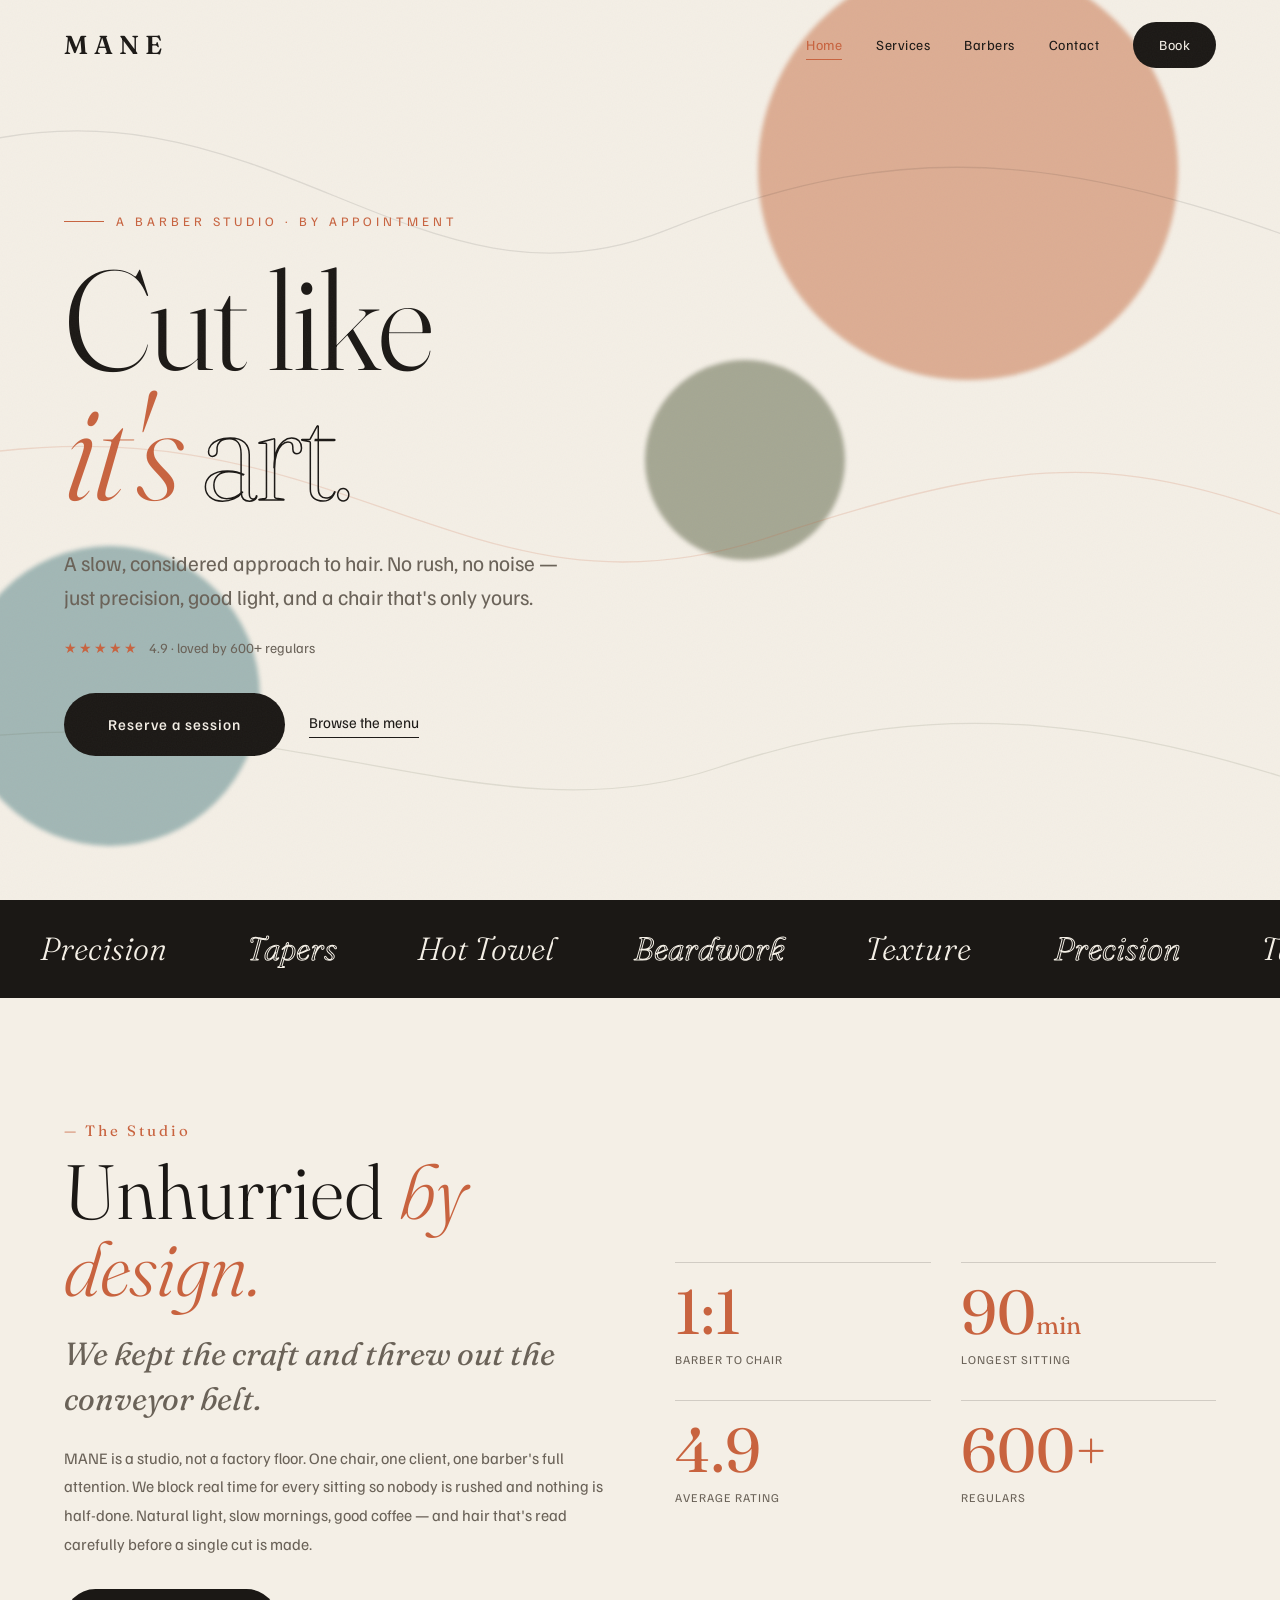
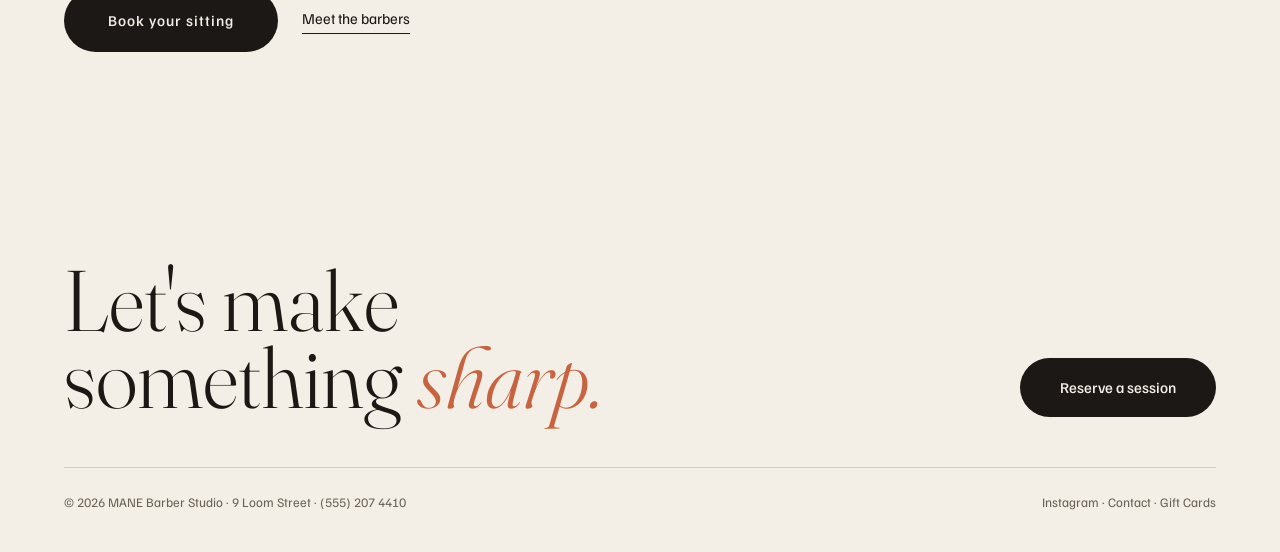
<file: index.html>
<!DOCTYPE html>
<html lang="en">
<head>
<meta charset="UTF-8">
<meta name="viewport" content="width=device-width, initial-scale=1.0">
<meta name="description" content="MANE — a slow, considered barber studio. Precision, good light, and a chair that's only yours. Book online. 9 Loom Street, Arts Quarter.">
<meta name="theme-color" content="#1b1815">
<link rel="canonical" href="https://mane.studio/">
<title>MANE — Editorial Barber Studio | Book Online</title>
<meta property="og:type" content="website">
<meta property="og:site_name" content="MANE Barber Studio">
<meta property="og:title" content="MANE — Editorial Barber Studio">
<meta property="og:description" content="A slow, considered approach to hair. Book your sitting online.">
<meta property="og:url" content="https://mane.studio/">
<meta property="og:image" content="https://mane.studio/og-image.jpg">
<meta name="twitter:card" content="summary_large_image">
<meta name="twitter:title" content="MANE — Editorial Barber Studio">
<meta name="twitter:description" content="A slow, considered approach to hair. Book your sitting online.">
<link rel="icon" href="data:image/svg+xml,%3Csvg xmlns='http://www.w3.org/2000/svg' viewBox='0 0 100 100'%3E%3Crect width='100' height='100' rx='20' fill='%231b1815'/%3E%3Ctext x='50' y='70' font-family='Georgia,serif' font-size='58' font-style='italic' fill='%23c8633f' text-anchor='middle'%3EM%3C/text%3E%3C/svg%3E">
<script type="application/ld+json">
{"@context":"https://schema.org","@type":"HairSalon","name":"MANE Barber Studio","image":"https://mane.studio/og-image.jpg","description":"A slow, considered barber studio offering precision cuts, hot towel shaves and beard work by appointment.","address":{"@type":"PostalAddress","streetAddress":"9 Loom Street","addressLocality":"Arts Quarter","addressCountry":"US"},"telephone":"+1-555-207-4410","email":"hello@mane.studio","url":"https://mane.studio/","priceRange":"$$","aggregateRating":{"@type":"AggregateRating","ratingValue":"4.9","reviewCount":"600"},"openingHoursSpecification":[{"@type":"OpeningHoursSpecification","dayOfWeek":["Wednesday","Thursday","Friday","Saturday"],"opens":"10:00","closes":"18:00"},{"@type":"OpeningHoursSpecification","dayOfWeek":"Sunday","opens":"10:00","closes":"16:00"}]}
</script>
<link rel="stylesheet" href="assets/styles.css">
</head>
<body>
<nav id="nav">
  <a href="index.html" class="brand">MANE</a>
  <button class="burger" id="burger" aria-label="Menu"><span></span><span></span><span></span></button>
  <div class="navlinks" id="navlinks">
    <a href="index.html" class="active">Home</a>
    <a href="services.html">Services</a>
    <a href="barbers.html">Barbers</a>
    <a href="contact.html">Contact</a>
    <a href="book.html" class="nav-cta">Book</a>
  </div>
</nav>

<header class="hero">
  <div class="blob b1"></div><div class="blob b2"></div><div class="blob b3"></div>
  <svg class="strands" viewBox="0 0 1000 700" preserveAspectRatio="none">
    <path d="M-50,120 C200,40 320,260 520,180 S850,120 1100,220"/>
    <path d="M-50,360 C260,300 360,500 600,420 S900,360 1100,440"/>
    <path d="M-50,580 C220,540 380,660 560,600 S880,560 1100,640"/>
  </svg>
  <div class="hero-content">
    <span class="kicker">A barber studio · by appointment</span>
    <h1 class="title">Cut like<br><em>it's</em> <span class="out">art.</span></h1>
    <p class="lede">A slow, considered approach to hair. No rush, no noise — just precision, good light, and a chair that's only yours.</p>
    <div class="rating"><span class="stars">★★★★★</span> 4.9 · loved by 600+ regulars</div>
    <div class="hero-cta">
      <a href="book.html" class="pill">Reserve a session</a>
      <a href="services.html" class="text-link">Browse the menu</a>
    </div>
  </div>
</header>

<div class="banner"><div class="banner-track">
  <span>Precision</span><span>Tapers</span><span>Hot Towel</span><span>Beardwork</span><span>Texture</span>
  <span>Precision</span><span>Tapers</span><span>Hot Towel</span><span>Beardwork</span><span>Texture</span>
</div></div>

<!-- ABOUT -->
<section class="sec"><div class="wrap about">
  <div class="reveal">
    <span class="sec-label">— The Studio</span>
    <h2 class="sec-title" style="margin-bottom:24px">Unhurried <em>by design.</em></h2>
    <p class="lead">We kept the craft and threw out the conveyor belt.</p>
    <p>MANE is a studio, not a factory floor. One chair, one client, one barber's full attention. We block real time for every sitting so nobody is rushed and nothing is half-done. Natural light, slow mornings, good coffee — and hair that's read carefully before a single cut is made.</p>
    <div style="margin-top:30px;display:flex;gap:24px;flex-wrap:wrap;align-items:center">
      <a href="book.html" class="pill">Book your sitting</a>
      <a href="barbers.html" class="text-link">Meet the barbers</a>
    </div>
  </div>
  <div class="stats reveal">
    <div class="stat"><div class="n">1:1</div><div class="l">Barber to chair</div></div>
    <div class="stat"><div class="n">90<small style="font-size:.4em">min</small></div><div class="l">Longest sitting</div></div>
    <div class="stat"><div class="n">4.9</div><div class="l">Average rating</div></div>
    <div class="stat"><div class="n">600+</div><div class="l">Regulars</div></div>
  </div>
</div></section>

<footer>
  <div class="foot-top">
    <div class="foot-big">Let's make<br>something <em>sharp.</em></div>
    <a href="book.html" class="foot-cta">Reserve a session</a>
  </div>
  <div class="foot-bot">
    <span>© 2026 MANE Barber Studio · 9 Loom Street · <a href="tel:+15552074410">(555) 207 4410</a></span>
    <span><a href="https://instagram.com" target="_blank" rel="noopener">Instagram</a> · <a href="contact.html">Contact</a> · <a href="contact.html">Gift Cards</a></span>
  </div>
</footer>
<script src="assets/app.js"></script>
</body>
</html>
</file>
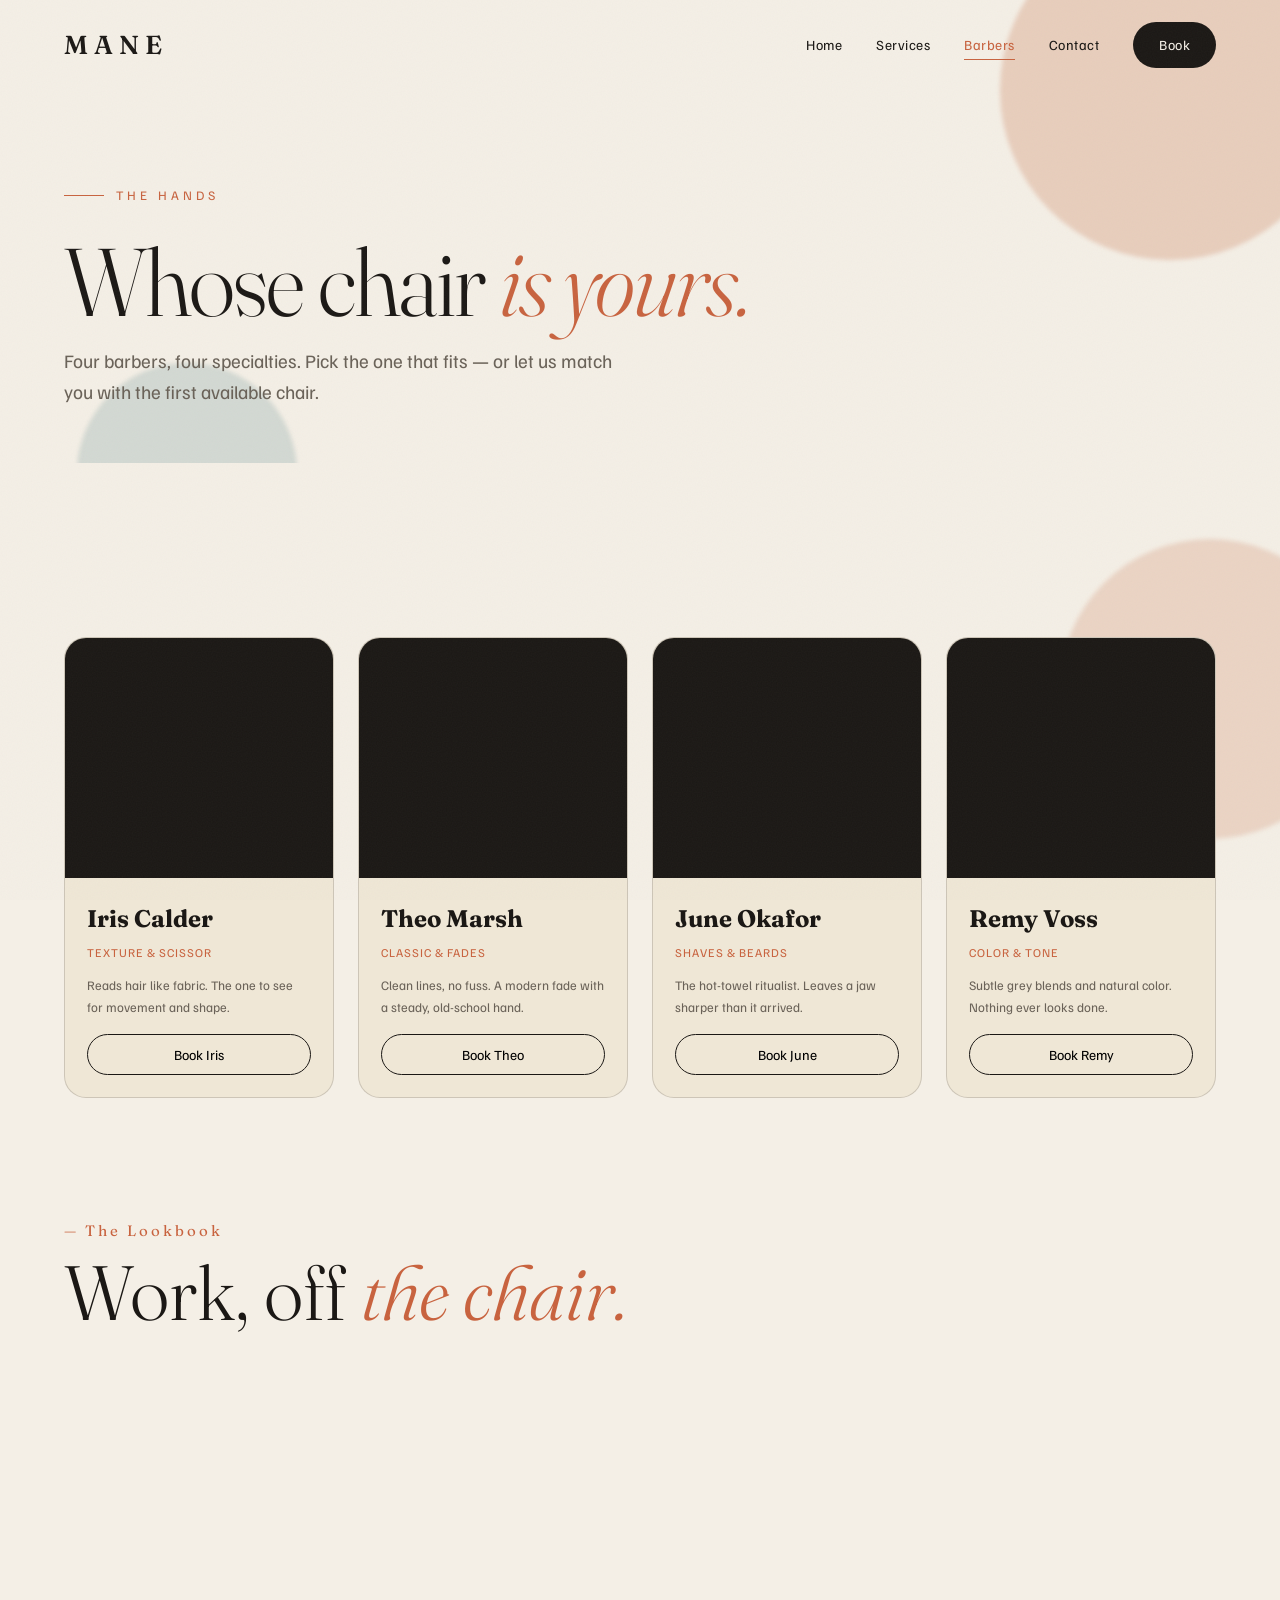
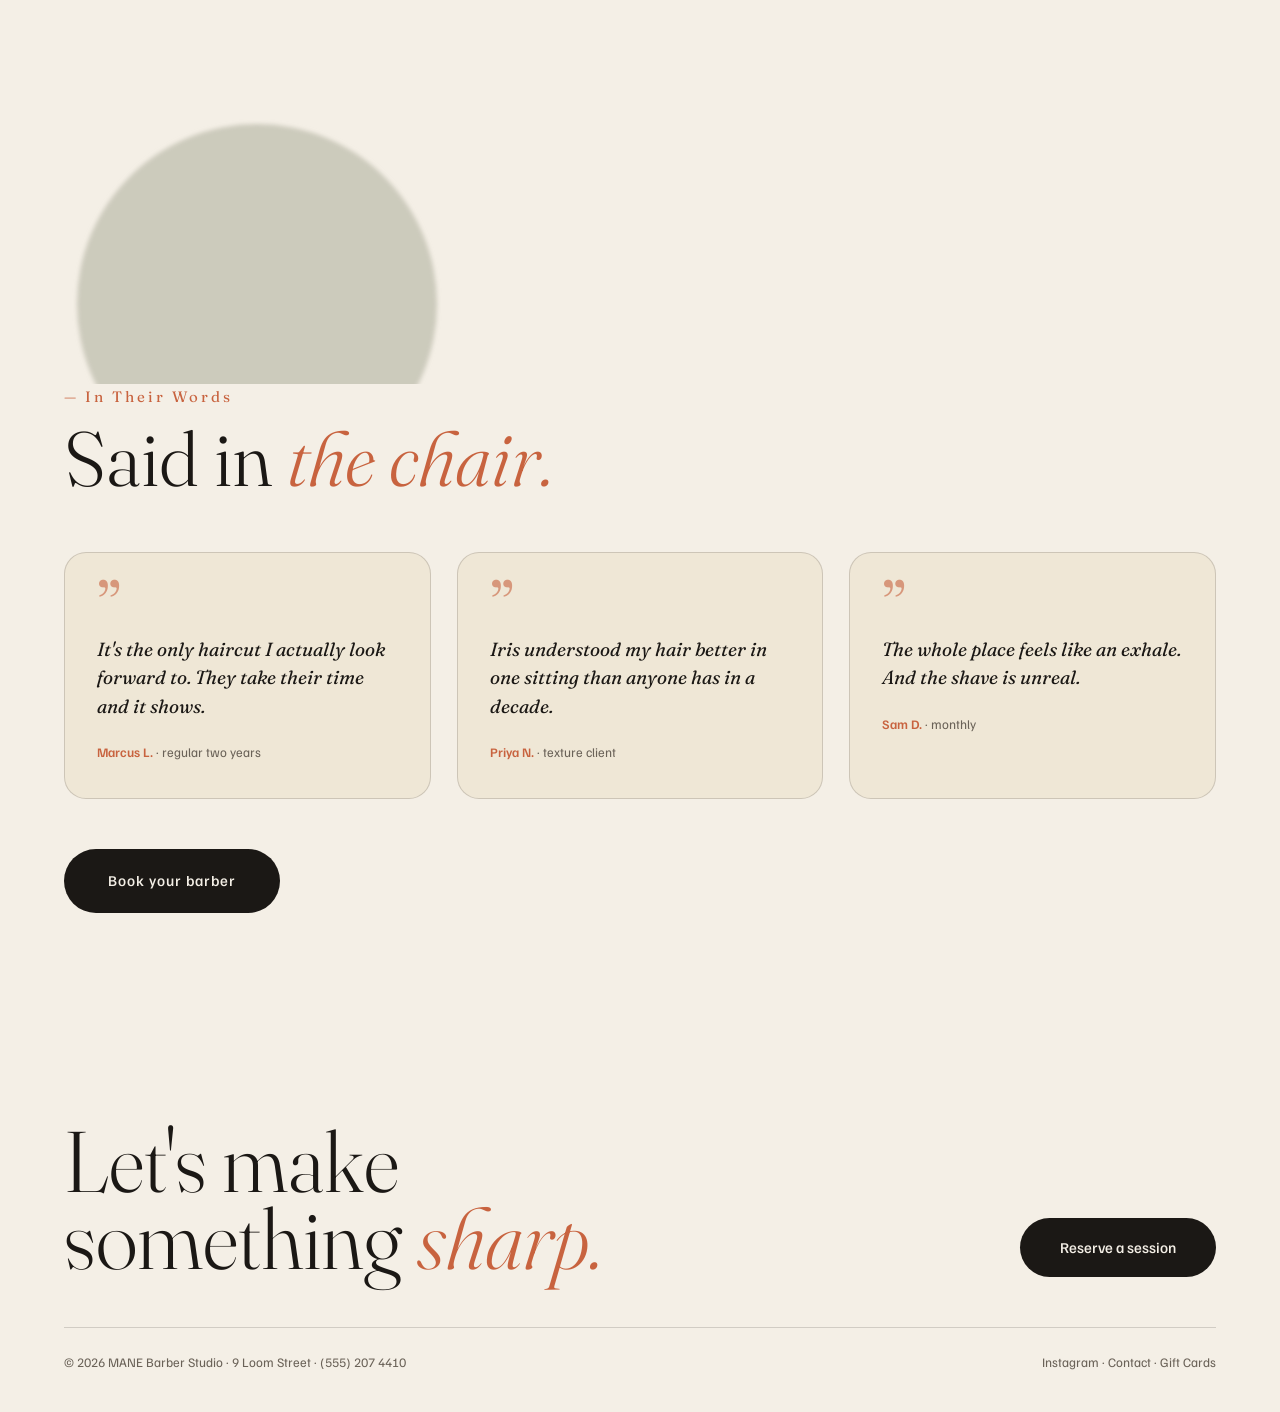
<file: barbers.html>
<!DOCTYPE html>
<html lang="en">
<head>
<meta charset="UTF-8">
<meta name="viewport" content="width=device-width, initial-scale=1.0">
<meta name="description" content="Meet the MANE barbers — Iris, Theo, June and Remy. Texture, fades, shaves and color. Book the chair that's right for you.">
<meta name="theme-color" content="#1b1815">
<title>Barbers — MANE Barber Studio</title>
<meta property="og:title" content="Barbers — MANE Barber Studio">
<meta property="og:description" content="Meet the hands behind the chair — Iris, Theo, June and Remy.">
<link rel="icon" href="data:image/svg+xml,%3Csvg xmlns='http://www.w3.org/2000/svg' viewBox='0 0 100 100'%3E%3Crect width='100' height='100' rx='20' fill='%231b1815'/%3E%3Ctext x='50' y='70' font-family='Georgia,serif' font-size='58' font-style='italic' fill='%23c8633f' text-anchor='middle'%3EM%3C/text%3E%3C/svg%3E">
<link rel="stylesheet" href="assets/styles.css">
</head>
<body>
<nav id="nav">
  <a href="index.html" class="brand">MANE</a>
  <button class="burger" id="burger" aria-label="Menu"><span></span><span></span><span></span></button>
  <div class="navlinks" id="navlinks">
    <a href="index.html">Home</a>
    <a href="services.html">Services</a>
    <a href="barbers.html" class="active">Barbers</a>
    <a href="contact.html">Contact</a>
    <a href="book.html" class="nav-cta">Book</a>
  </div>
</nav>

<header class="page-head">
  <div class="blob b-a"></div><div class="blob b-b"></div>
  <div class="inner">
    <span class="kicker">The Hands</span>
    <h1>Whose chair <em>is yours.</em></h1>
    <p class="ph-sub">Four barbers, four specialties. Pick the one that fits — or let us match you with the first available chair.</p>
  </div>
</header>

<!-- TEAM -->
<section class="sec team first-sec"><div class="blob b7"></div><div class="wrap">
  <div class="team-grid reveal">
    <div class="member"><div class="face"><span class="mono">I</span></div><div class="info"><h4>Iris Calder</h4><div class="role">Texture &amp; Scissor</div><p class="bio">Reads hair like fabric. The one to see for movement and shape.</p><button class="pick" onclick="quickBook(null,'Iris Calder')">Book Iris</button></div></div>
    <div class="member"><div class="face"><span class="mono">T</span></div><div class="info"><h4>Theo Marsh</h4><div class="role">Classic &amp; Fades</div><p class="bio">Clean lines, no fuss. A modern fade with a steady, old-school hand.</p><button class="pick" onclick="quickBook(null,'Theo Marsh')">Book Theo</button></div></div>
    <div class="member"><div class="face"><span class="mono">J</span></div><div class="info"><h4>June Okafor</h4><div class="role">Shaves &amp; Beards</div><p class="bio">The hot-towel ritualist. Leaves a jaw sharper than it arrived.</p><button class="pick" onclick="quickBook(null,'June Okafor')">Book June</button></div></div>
    <div class="member"><div class="face"><span class="mono">R</span></div><div class="info"><h4>Remy Voss</h4><div class="role">Color &amp; Tone</div><p class="bio">Subtle grey blends and natural color. Nothing ever looks done.</p><button class="pick" onclick="quickBook(null,'Remy Voss')">Book Remy</button></div></div>
  </div>
</div></section>

<!-- LOOKBOOK -->
<section class="sec gallery first-sec" style="padding-top:0"><div class="blob b8"></div><div class="wrap">
  <div class="reveal"><span class="sec-label">— The Lookbook</span><h2 class="sec-title">Work, off <em>the chair.</em></h2></div>
  <div class="lookbook reveal">
    <div class="tile big-tile t1" data-tag="Textured crop"></div>
    <div class="tile t2" data-tag="Soft taper"></div>
    <div class="tile t3" data-tag="Hot towel"></div>
    <div class="tile t4" data-tag="Beardwork"></div>
    <div class="tile t5" data-tag="Grown-out grace"></div>
    <div class="tile t6" data-tag="Scissor finish"></div>
  </div>
</div></section>

<!-- QUOTES -->
<section class="sec" style="padding-top:0"><div class="wrap">
  <div class="reveal"><span class="sec-label">— In Their Words</span><h2 class="sec-title">Said in <em>the chair.</em></h2></div>
  <div class="quotes reveal">
    <div class="quote"><div class="mark">”</div><p>It's the only haircut I actually look forward to. They take their time and it shows.</p><div class="who"><b>Marcus L.</b> · regular two years</div></div>
    <div class="quote"><div class="mark">”</div><p>Iris understood my hair better in one sitting than anyone has in a decade.</p><div class="who"><b>Priya N.</b> · texture client</div></div>
    <div class="quote"><div class="mark">”</div><p>The whole place feels like an exhale. And the shave is unreal.</p><div class="who"><b>Sam D.</b> · monthly</div></div>
  </div>
  <div class="reveal" style="margin-top:50px"><a href="book.html" class="pill">Book your barber</a></div>
</div></section>

<footer>
  <div class="foot-top">
    <div class="foot-big">Let's make<br>something <em>sharp.</em></div>
    <a href="book.html" class="foot-cta">Reserve a session</a>
  </div>
  <div class="foot-bot">
    <span>© 2026 MANE Barber Studio · 9 Loom Street · <a href="tel:+15552074410">(555) 207 4410</a></span>
    <span><a href="https://instagram.com" target="_blank" rel="noopener">Instagram</a> · <a href="contact.html">Contact</a> · <a href="contact.html">Gift Cards</a></span>
  </div>
</footer>
<script src="assets/app.js"></script>
</body>
</html>
</file>
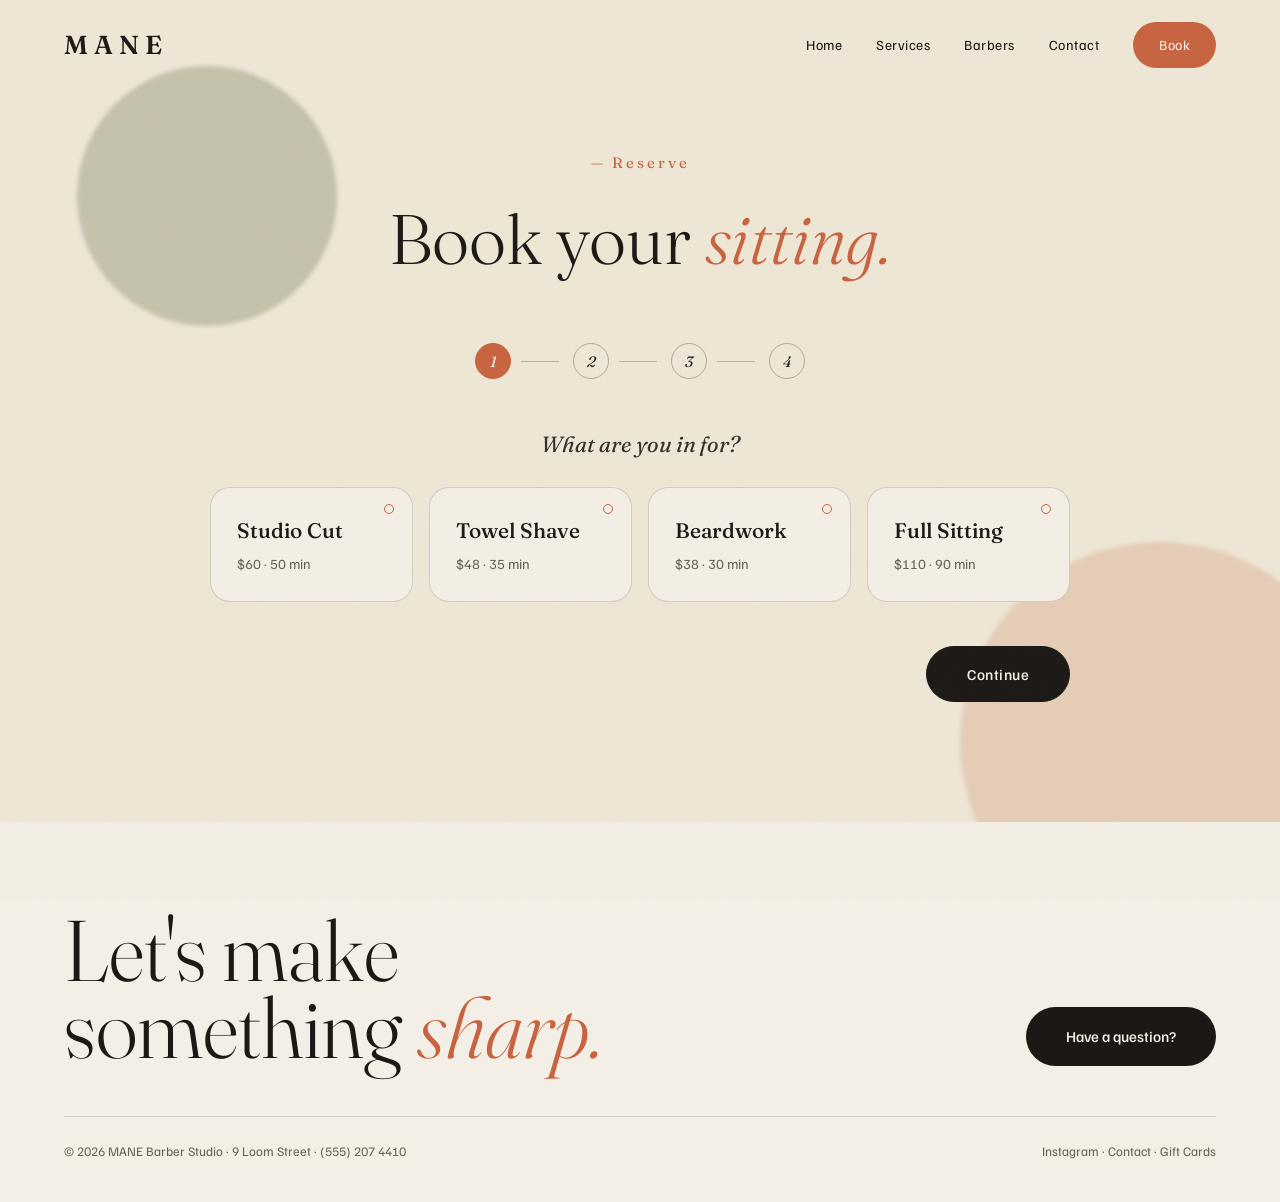
<file: book.html>
<!DOCTYPE html>
<html lang="en">
<head>
<meta charset="UTF-8">
<meta name="viewport" content="width=device-width, initial-scale=1.0">
<meta name="description" content="Book your sitting at MANE Barber Studio — choose a service, your barber, a day and time. Reserved in under a minute.">
<meta name="theme-color" content="#1b1815">
<title>Book — MANE Barber Studio</title>
<meta property="og:title" content="Book — MANE Barber Studio">
<meta property="og:description" content="Reserve your sitting in under a minute.">
<link rel="icon" href="data:image/svg+xml,%3Csvg xmlns='http://www.w3.org/2000/svg' viewBox='0 0 100 100'%3E%3Crect width='100' height='100' rx='20' fill='%231b1815'/%3E%3Ctext x='50' y='70' font-family='Georgia,serif' font-size='58' font-style='italic' fill='%23c8633f' text-anchor='middle'%3EM%3C/text%3E%3C/svg%3E">
<link rel="stylesheet" href="assets/styles.css">
</head>
<body>
<nav id="nav">
  <a href="index.html" class="brand">MANE</a>
  <button class="burger" id="burger" aria-label="Menu"><span></span><span></span><span></span></button>
  <div class="navlinks" id="navlinks">
    <a href="index.html">Home</a>
    <a href="services.html">Services</a>
    <a href="barbers.html">Barbers</a>
    <a href="contact.html">Contact</a>
    <a href="book.html" class="nav-cta active">Book</a>
  </div>
</nav>

<!-- BOOKING -->
<section class="sec booking" id="book" style="padding-top:150px"><div class="blob b5"></div><div class="blob b6"></div><div class="wrap"><div class="book-wrap reveal">
  <div class="book-head"><span class="sec-label">— Reserve</span><h2>Book your <em>sitting.</em></h2></div>
  <div class="dots">
    <div class="d active" data-s="1"><span class="c">1</span><span class="line"></span></div>
    <div class="d" data-s="2"><span class="c">2</span><span class="line"></span></div>
    <div class="d" data-s="3"><span class="c">3</span><span class="line"></span></div>
    <div class="d" data-s="4"><span class="c">4</span><span class="line"></span></div>
  </div>

  <div class="panel show" data-p="1">
    <p class="plabel">What are you in for?</p>
    <div class="grid-opts">
      <div class="opt" data-val="The Studio Cut" data-price="60" onclick="pick(this,'service')"><span class="dotmark"></span><h4>Studio Cut</h4><p>$60 · 50 min</p></div>
      <div class="opt" data-val="Hot Towel Shave" data-price="48" onclick="pick(this,'service')"><span class="dotmark"></span><h4>Towel Shave</h4><p>$48 · 35 min</p></div>
      <div class="opt" data-val="Beard Architecture" data-price="38" onclick="pick(this,'service')"><span class="dotmark"></span><h4>Beardwork</h4><p>$38 · 30 min</p></div>
      <div class="opt" data-val="The Full Sitting" data-price="110" onclick="pick(this,'service')"><span class="dotmark"></span><h4>Full Sitting</h4><p>$110 · 90 min</p></div>
    </div>
    <div class="nav-btns"><span></span><button onclick="go(2)">Continue</button></div>
  </div>

  <div class="panel" data-p="2">
    <p class="plabel">Whose hands?</p>
    <div class="grid-opts">
      <div class="opt" data-val="Iris Calder" onclick="pick(this,'barber')"><span class="dotmark"></span><h4>Iris</h4><p>Texture &amp; scissor</p></div>
      <div class="opt" data-val="Theo Marsh" onclick="pick(this,'barber')"><span class="dotmark"></span><h4>Theo</h4><p>Classic &amp; fades</p></div>
      <div class="opt" data-val="June Okafor" onclick="pick(this,'barber')"><span class="dotmark"></span><h4>June</h4><p>Shaves &amp; beards</p></div>
      <div class="opt" data-val="Remy Voss" onclick="pick(this,'barber')"><span class="dotmark"></span><h4>Remy</h4><p>Color &amp; tone</p></div>
      <div class="opt" data-val="No Preference" onclick="pick(this,'barber')"><span class="dotmark"></span><h4>Whoever's free</h4><p>First available</p></div>
    </div>
    <div class="nav-btns"><button class="back" onclick="go(1)">Back</button><button onclick="go(3)">Continue</button></div>
  </div>

  <div class="panel" data-p="3">
    <p class="plabel">When works?</p>
    <p class="pick-hint">Choose a day</p>
    <div class="day-strip" id="dayStrip"></div>
    <p class="pick-hint second">Choose a time</p>
    <div class="times" id="times"></div>
    <div class="nav-btns"><button class="back" onclick="go(2)">Back</button><button onclick="go(4)">Continue</button></div>
  </div>

  <div class="panel" data-p="4">
    <p class="plabel">And finally, you.</p>
    <div class="field" id="f-name"><label>Your name</label><input id="cName" placeholder="Type it here"><div class="msg">Please enter your name.</div></div>
    <div class="field" id="f-phone"><label>Phone</label><input id="cPhone" placeholder="(555) 000 0000"><div class="msg">Enter a valid phone number.</div></div>
    <div class="field" id="f-email"><label>Email</label><input id="cEmail" placeholder="you@email.com"><div class="msg">Enter a valid email.</div></div>
    <div class="field"><label>Anything we should know? (optional)</label><textarea id="cNotes" rows="2" placeholder="Growing it out, keep some length on top…"></textarea></div>
    <div class="nav-btns"><button class="back" onclick="go(3)">Back</button><button onclick="confirmBooking()">Confirm sitting</button></div>
  </div>

  <div class="panel" data-p="5">
    <div class="confirm">
      <div class="seal"><div class="ring">✓</div></div>
      <h3>The chair is <em>yours.</em></h3>
      <p class="note">We've held it for you — a note is on its way.</p>
      <div class="summary" id="summary"></div>
      <div class="nav-btns" style="justify-content:center;margin-top:34px"><button onclick="resetBooking()">Book another</button></div>
    </div>
  </div>
</div>

<div class="appts" id="apptsBox" style="display:none">
  <h4>Your upcoming sittings</h4>
  <div id="apptList"></div>
</div>
</div></section>

<footer>
  <div class="foot-top">
    <div class="foot-big">Let's make<br>something <em>sharp.</em></div>
    <a href="contact.html" class="foot-cta">Have a question?</a>
  </div>
  <div class="foot-bot">
    <span>© 2026 MANE Barber Studio · 9 Loom Street · <a href="tel:+15552074410">(555) 207 4410</a></span>
    <span><a href="https://instagram.com" target="_blank" rel="noopener">Instagram</a> · <a href="contact.html">Contact</a> · <a href="contact.html">Gift Cards</a></span>
  </div>
</footer>
<script src="assets/app.js"></script>
</body>
</html>
</file>
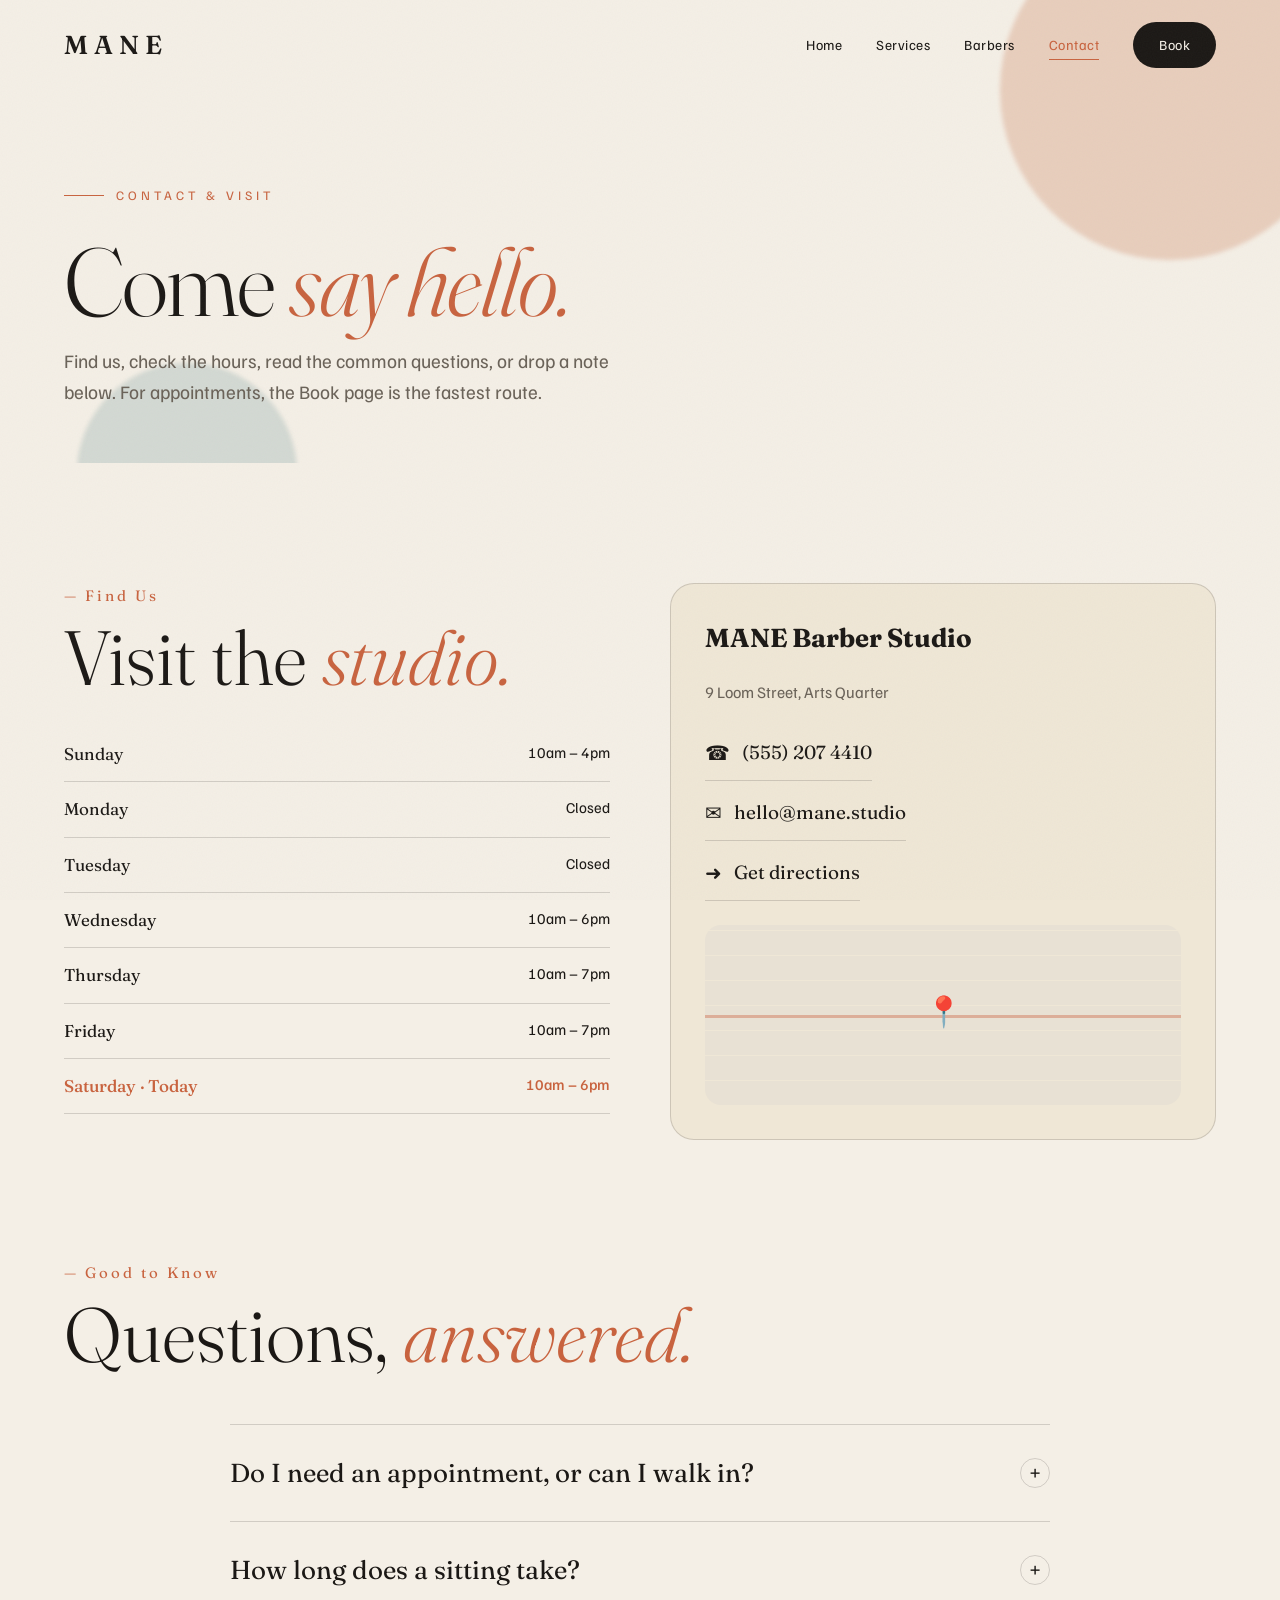
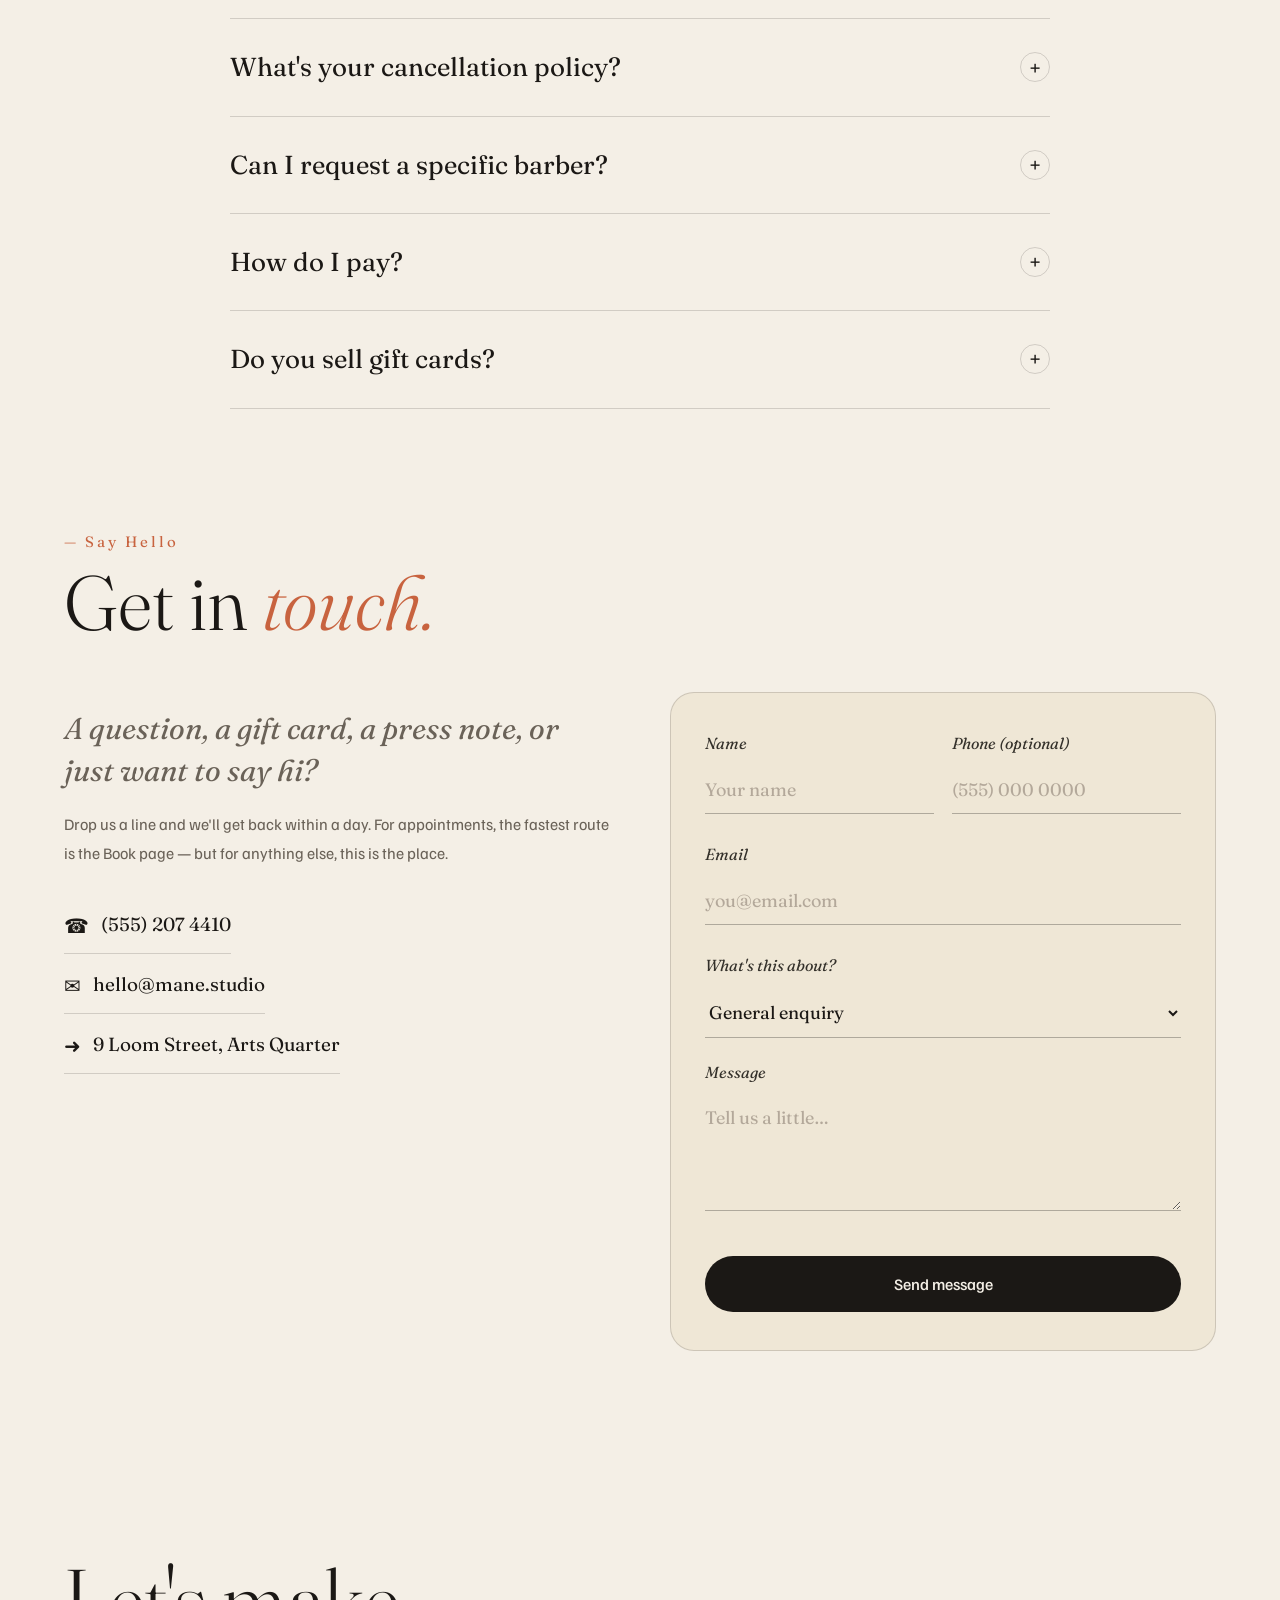
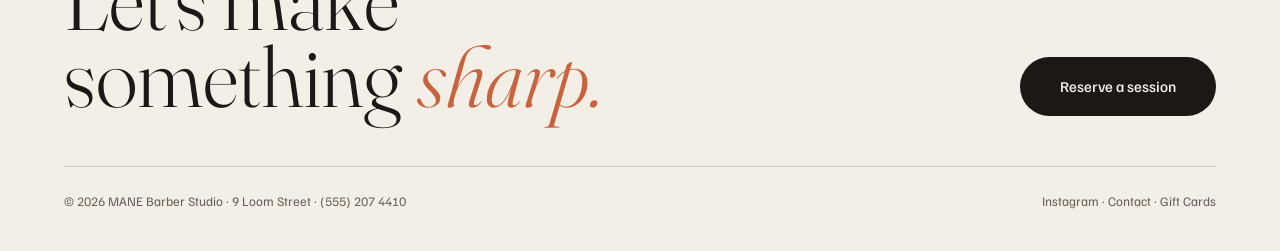
<file: contact.html>
<!DOCTYPE html>
<html lang="en">
<head>
<meta charset="UTF-8">
<meta name="viewport" content="width=device-width, initial-scale=1.0">
<meta name="description" content="Contact MANE Barber Studio — hours, location, FAQs and an enquiry form. 9 Loom Street, Arts Quarter. (555) 207 4410.">
<meta name="theme-color" content="#1b1815">
<title>Contact &amp; Visit — MANE Barber Studio</title>
<meta property="og:title" content="Contact & Visit — MANE Barber Studio">
<meta property="og:description" content="Hours, location, FAQs and an enquiry form.">
<link rel="icon" href="data:image/svg+xml,%3Csvg xmlns='http://www.w3.org/2000/svg' viewBox='0 0 100 100'%3E%3Crect width='100' height='100' rx='20' fill='%231b1815'/%3E%3Ctext x='50' y='70' font-family='Georgia,serif' font-size='58' font-style='italic' fill='%23c8633f' text-anchor='middle'%3EM%3C/text%3E%3C/svg%3E">
<link rel="stylesheet" href="assets/styles.css">
</head>
<body>
<nav id="nav">
  <a href="index.html" class="brand">MANE</a>
  <button class="burger" id="burger" aria-label="Menu"><span></span><span></span><span></span></button>
  <div class="navlinks" id="navlinks">
    <a href="index.html">Home</a>
    <a href="services.html">Services</a>
    <a href="barbers.html">Barbers</a>
    <a href="contact.html" class="active">Contact</a>
    <a href="book.html" class="nav-cta">Book</a>
  </div>
</nav>

<header class="page-head">
  <div class="blob b-a"></div><div class="blob b-b"></div>
  <div class="inner">
    <span class="kicker">Contact &amp; Visit</span>
    <h1>Come <em>say hello.</em></h1>
    <p class="ph-sub">Find us, check the hours, read the common questions, or drop a note below. For appointments, the Book page is the fastest route.</p>
  </div>
</header>

<!-- VISIT -->
<section class="sec first-sec"><div class="wrap visit">
  <div class="reveal">
    <span class="sec-label">— Find Us</span>
    <h2 class="sec-title">Visit the <em>studio.</em></h2>
    <div class="hours-table" id="hoursTable"></div>
  </div>
  <div class="map-card reveal">
    <h4>MANE Barber Studio</h4>
    <p>9 Loom Street, Arts Quarter</p>
    <div class="contact-lines" style="margin-top:18px">
      <a href="tel:+15552074410"><span class="em">☎</span> (555) 207 4410</a>
      <a href="mailto:hello@mane.studio"><span class="em">✉</span> hello@mane.studio</a>
      <a href="https://www.google.com/maps/search/?api=1&query=9+Loom+Street+Arts+Quarter" target="_blank" rel="noopener"><span class="em">➜</span> Get directions</a>
    </div>
    <div class="map-vis"></div>
  </div>
</div></section>

<!-- FAQ -->
<section class="sec" style="padding-top:0"><div class="wrap">
  <div class="reveal"><span class="sec-label">— Good to Know</span><h2 class="sec-title">Questions, <em>answered.</em></h2></div>
  <div class="faq-list reveal">
    <details class="faq-item"><summary class="faq-q">Do I need an appointment, or can I walk in?<span class="ico">+</span></summary><div class="faq-a">We run by appointment so every chair gets its full, unhurried time — book online in under a minute. If we have a same-day opening it'll show up in the booking calendar, but reserving ahead is the surest way in.</div></details>
    <details class="faq-item"><summary class="faq-q">How long does a sitting take?<span class="ico">+</span></summary><div class="faq-a">Anywhere from 30 minutes for beard work to 90 for the Full Sitting. Each service lists its time when you book, and we block the room accordingly so you're never rushed.</div></details>
    <details class="faq-item"><summary class="faq-q">What's your cancellation policy?<span class="ico">+</span></summary><div class="faq-a">Life happens — just give us at least 24 hours' notice to reschedule free of charge. You can cancel any upcoming sitting yourself from the list on the Book page.</div></details>
    <details class="faq-item"><summary class="faq-q">Can I request a specific barber?<span class="ico">+</span></summary><div class="faq-a">Absolutely. Pick your barber in step two of booking, or tap "Book [name]" on any profile on the Barbers page. Prefer to leave it to us? Choose "Whoever's free" for the first available chair.</div></details>
    <details class="faq-item"><summary class="faq-q">How do I pay?<span class="ico">+</span></summary><div class="faq-a">Pay in the chair by card or cash — no deposit required to book. Prices shown are final; tipping is appreciated but never expected.</div></details>
    <details class="faq-item"><summary class="faq-q">Do you sell gift cards?<span class="ico">+</span></summary><div class="faq-a">We do — they make a sharp gift. Drop us a note through the form below and we'll set one up in any amount.</div></details>
  </div>
</div></section>

<!-- CONTACT -->
<section class="sec" style="padding-top:0"><div class="wrap">
  <div class="reveal" style="margin-bottom:50px"><span class="sec-label">— Say Hello</span><h2 class="sec-title">Get in <em>touch.</em></h2></div>
  <div class="contact-grid">
    <div class="contact-intro reveal">
      <p class="lead">A question, a gift card, a press note, or just want to say hi?</p>
      <p>Drop us a line and we'll get back within a day. For appointments, the fastest route is the Book page — but for anything else, this is the place.</p>
      <div class="contact-lines">
        <a href="tel:+15552074410"><span class="em">☎</span> (555) 207 4410</a>
        <a href="mailto:hello@mane.studio"><span class="em">✉</span> hello@mane.studio</a>
        <a href="https://www.google.com/maps/search/?api=1&query=9+Loom+Street+Arts+Quarter" target="_blank" rel="noopener"><span class="em">➜</span> 9 Loom Street, Arts Quarter</a>
      </div>
    </div>
    <div class="reveal">
      <form class="cform" id="cform" novalidate>
        <div class="frow">
          <div class="field" id="cf-name"><label>Name</label><input id="cfName" placeholder="Your name"><div class="msg">Please enter your name.</div></div>
          <div class="field" id="cf-phone"><label>Phone (optional)</label><input id="cfPhone" placeholder="(555) 000 0000"></div>
        </div>
        <div class="field" id="cf-email"><label>Email</label><input id="cfEmail" placeholder="you@email.com"><div class="msg">Enter a valid email.</div></div>
        <div class="field"><label>What's this about?</label>
          <select id="cfTopic">
            <option>General enquiry</option>
            <option>Gift cards</option>
            <option>Group / event booking</option>
            <option>Careers</option>
            <option>Press</option>
          </select>
        </div>
        <div class="field" id="cf-msg"><label>Message</label><textarea id="cfMsg" rows="4" placeholder="Tell us a little…"></textarea><div class="msg">Please add a short message.</div></div>
        <button type="submit" class="submit">Send message</button>
      </form>
      <div class="cform-success" id="cformSuccess">
        <div class="tick">✓</div>
        <h4>Message sent.</h4>
        <p>Thanks for reaching out — we'll be in touch within a day.</p>
      </div>
    </div>
  </div>
</div></section>

<footer>
  <div class="foot-top">
    <div class="foot-big">Let's make<br>something <em>sharp.</em></div>
    <a href="book.html" class="foot-cta">Reserve a session</a>
  </div>
  <div class="foot-bot">
    <span>© 2026 MANE Barber Studio · 9 Loom Street · <a href="tel:+15552074410">(555) 207 4410</a></span>
    <span><a href="https://instagram.com" target="_blank" rel="noopener">Instagram</a> · <a href="contact.html">Contact</a> · <a href="contact.html">Gift Cards</a></span>
  </div>
</footer>
<script src="assets/app.js"></script>
</body>
</html>
</file>
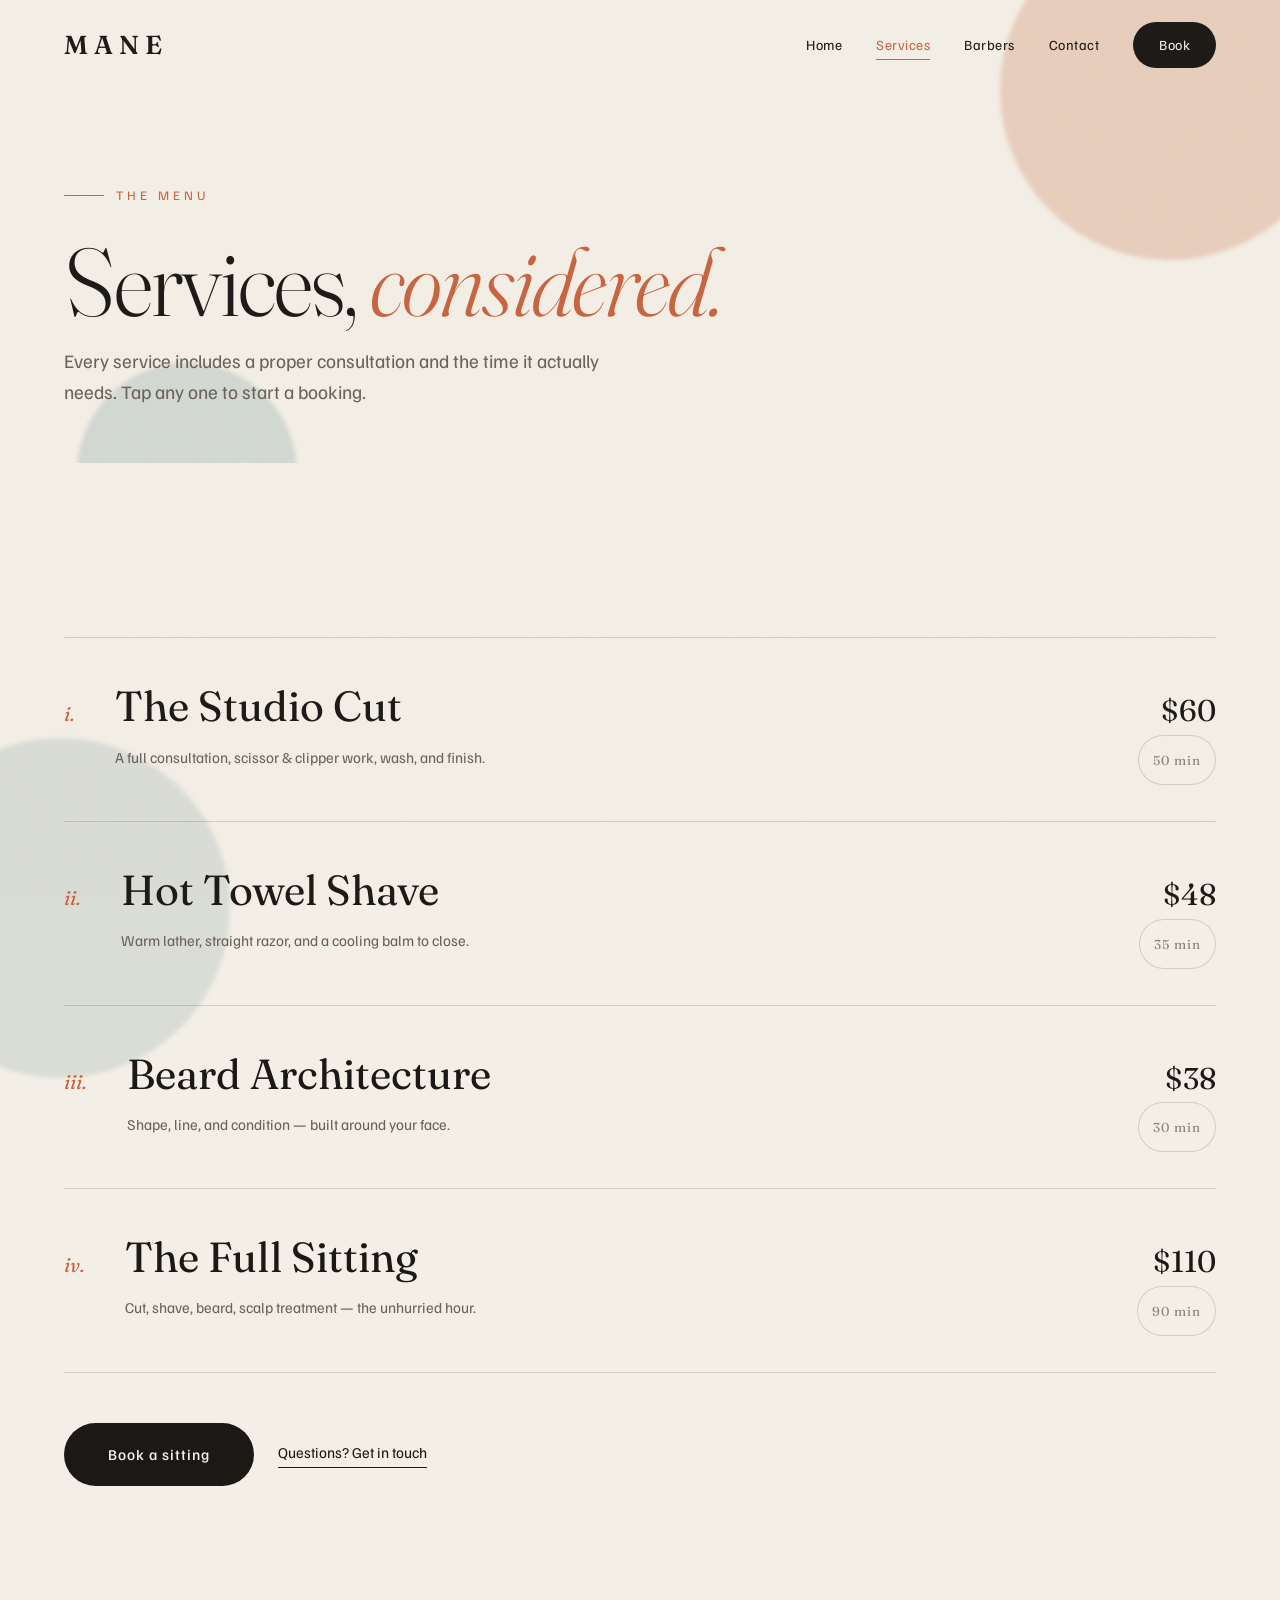
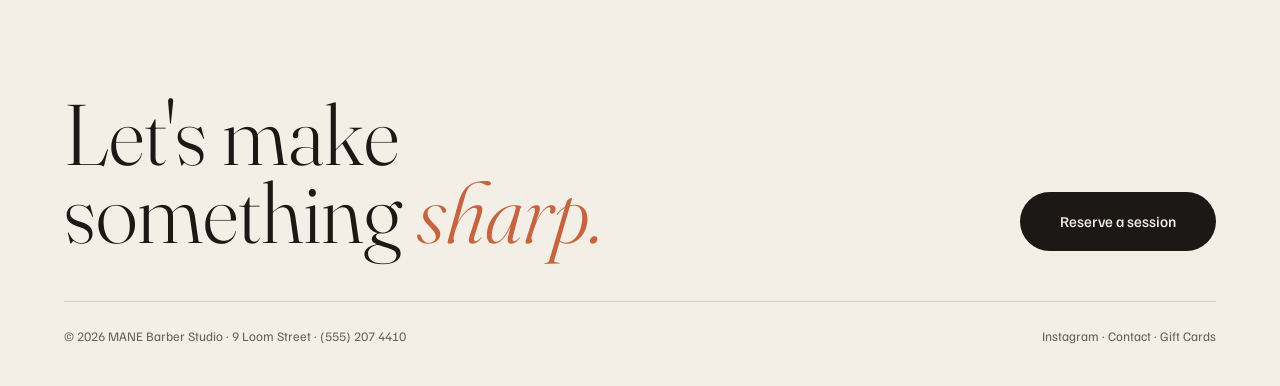
<file: services.html>
<!DOCTYPE html>
<html lang="en">
<head>
<meta charset="UTF-8">
<meta name="viewport" content="width=device-width, initial-scale=1.0">
<meta name="description" content="MANE services — the Studio Cut, Hot Towel Shave, Beard Architecture and the Full Sitting. Considered grooming, by appointment.">
<meta name="theme-color" content="#1b1815">
<title>Services — MANE Barber Studio</title>
<meta property="og:title" content="Services — MANE Barber Studio">
<meta property="og:description" content="The Studio Cut, Hot Towel Shave, Beard Architecture and the Full Sitting.">
<link rel="icon" href="data:image/svg+xml,%3Csvg xmlns='http://www.w3.org/2000/svg' viewBox='0 0 100 100'%3E%3Crect width='100' height='100' rx='20' fill='%231b1815'/%3E%3Ctext x='50' y='70' font-family='Georgia,serif' font-size='58' font-style='italic' fill='%23c8633f' text-anchor='middle'%3EM%3C/text%3E%3C/svg%3E">
<link rel="stylesheet" href="assets/styles.css">
</head>
<body>
<nav id="nav">
  <a href="index.html" class="brand">MANE</a>
  <button class="burger" id="burger" aria-label="Menu"><span></span><span></span><span></span></button>
  <div class="navlinks" id="navlinks">
    <a href="index.html">Home</a>
    <a href="services.html" class="active">Services</a>
    <a href="barbers.html">Barbers</a>
    <a href="contact.html">Contact</a>
    <a href="book.html" class="nav-cta">Book</a>
  </div>
</nav>

<header class="page-head">
  <div class="blob b-a"></div><div class="blob b-b"></div>
  <div class="inner">
    <span class="kicker">The Menu</span>
    <h1>Services, <em>considered.</em></h1>
    <p class="ph-sub">Every service includes a proper consultation and the time it actually needs. Tap any one to start a booking.</p>
  </div>
</header>

<section class="sec services first-sec"><div class="blob b4"></div><div class="wrap">
  <div class="svc-list reveal">
    <div class="svc-item" onclick="quickBook('The Studio Cut')"><span class="idx">i.</span><div class="body"><h3>The Studio Cut</h3><p>A full consultation, scissor &amp; clipper work, wash, and finish.</p></div><div class="meta"><div class="price">$60</div><div class="time">50 min</div></div></div>
    <div class="svc-item" onclick="quickBook('Hot Towel Shave')"><span class="idx">ii.</span><div class="body"><h3>Hot Towel Shave</h3><p>Warm lather, straight razor, and a cooling balm to close.</p></div><div class="meta"><div class="price">$48</div><div class="time">35 min</div></div></div>
    <div class="svc-item" onclick="quickBook('Beard Architecture')"><span class="idx">iii.</span><div class="body"><h3>Beard Architecture</h3><p>Shape, line, and condition — built around your face.</p></div><div class="meta"><div class="price">$38</div><div class="time">30 min</div></div></div>
    <div class="svc-item" onclick="quickBook('The Full Sitting')"><span class="idx">iv.</span><div class="body"><h3>The Full Sitting</h3><p>Cut, shave, beard, scalp treatment — the unhurried hour.</p></div><div class="meta"><div class="price">$110</div><div class="time">90 min</div></div></div>
  </div>
  <div class="reveal" style="margin-top:50px;display:flex;gap:24px;flex-wrap:wrap;align-items:center">
    <a href="book.html" class="pill">Book a sitting</a>
    <a href="contact.html" class="text-link">Questions? Get in touch</a>
  </div>
</div></section>

<footer>
  <div class="foot-top">
    <div class="foot-big">Let's make<br>something <em>sharp.</em></div>
    <a href="book.html" class="foot-cta">Reserve a session</a>
  </div>
  <div class="foot-bot">
    <span>© 2026 MANE Barber Studio · 9 Loom Street · <a href="tel:+15552074410">(555) 207 4410</a></span>
    <span><a href="https://instagram.com" target="_blank" rel="noopener">Instagram</a> · <a href="contact.html">Contact</a> · <a href="contact.html">Gift Cards</a></span>
  </div>
</footer>
<script src="assets/app.js"></script>
</body>
</html>
</file>
<file: assets/styles.css>
@import url('https://fonts.googleapis.com/css2?family=Fraunces:ital,opsz,wght@0,9..144,300;0,9..144,400;0,9..144,500;0,9..144,600;1,9..144,400;1,9..144,500&family=Familjen+Grotesk:wght@400;500;600&display=swap');

:root{
  --paper:#f4efe6;
  --cream:#efe7d6;
  --ink:#1b1815;
  --ink2:#33302a;
  --clay:#c8633f;
  --olive:#5c6648;
  --blush:#e7b9a3;
  --sky:#a9c4c9;
  --muted:#6a6258;
  --line:rgba(27,24,21,.16);
  --maxw:1280px;
}
*{margin:0;padding:0;box-sizing:border-box}
html{scroll-behavior:smooth}
body{background:var(--paper);color:var(--ink);font-family:'Familjen Grotesk',sans-serif;overflow-x:hidden;line-height:1.55}
::selection{background:var(--clay);color:var(--paper)}
a{color:inherit}
.wrap{max-width:var(--maxw);margin:0 auto;padding:0 5vw}

body::before{content:"";position:fixed;inset:0;pointer-events:none;z-index:9999;opacity:.04;
  background-image:url("data:image/svg+xml,%3Csvg xmlns='http://www.w3.org/2000/svg' width='100' height='100'%3E%3Cfilter id='n'%3E%3CfeTurbulence type='fractalNoise' baseFrequency='0.8'/%3E%3C/filter%3E%3Crect width='100%25' height='100%25' filter='url(%23n)'/%3E%3C/svg%3E")}

.reveal{opacity:0;transform:translateY(34px);transition:opacity 1s ease,transform 1s cubic-bezier(.2,.7,.2,1)}
.reveal.in{opacity:1;transform:none}

.blob{position:absolute;border-radius:50%;filter:blur(2px);z-index:0;mix-blend-mode:multiply;animation:morph 16s ease-in-out infinite}
@keyframes morph{0%,100%{border-radius:42% 58% 63% 37%/42% 41% 59% 58%}33%{border-radius:67% 33% 35% 65%/58% 67% 33% 42%}66%{border-radius:38% 62% 56% 44%/49% 36% 64% 51%}}

/* ===== NAV ===== */
nav{position:fixed;top:0;left:0;right:0;z-index:200;display:flex;justify-content:space-between;align-items:center;
  padding:22px 5vw;transition:padding .4s,background .4s,box-shadow .4s}
nav.scrolled{background:rgba(244,239,230,.85);backdrop-filter:blur(12px);padding:14px 5vw;box-shadow:0 1px 0 var(--line)}
.brand{font-family:'Fraunces',serif;font-weight:600;font-size:26px;letter-spacing:6px;text-decoration:none;z-index:210}
.navlinks{display:flex;gap:34px;align-items:center;font-size:14px;letter-spacing:.5px}
.navlinks a{text-decoration:none;position:relative;transition:.3s}
.navlinks a:not(.nav-cta)::after{content:"";position:absolute;left:0;bottom:-4px;width:0;height:1px;background:var(--clay);transition:.3s}
.navlinks a:not(.nav-cta):hover::after{width:100%}
.navlinks a.active:not(.nav-cta){color:var(--clay)}
.navlinks a.active:not(.nav-cta)::after{width:100%}
.nav-cta{background:var(--ink);color:var(--paper);padding:12px 26px;border-radius:30px;transition:.3s}
.nav-cta:hover{background:var(--clay)}
.nav-cta.active{background:var(--clay)}
.burger{display:none;flex-direction:column;gap:5px;background:none;border:none;cursor:pointer;z-index:210;padding:6px}
.burger span{width:26px;height:2px;background:var(--ink);transition:.35s}
.burger.open span:nth-child(1){transform:translateY(7px) rotate(45deg)}
.burger.open span:nth-child(2){opacity:0}
.burger.open span:nth-child(3){transform:translateY(-7px) rotate(-45deg)}
@media(max-width:860px){
  .burger{display:flex}
  .navlinks{position:fixed;inset:0;background:var(--cream);flex-direction:column;justify-content:center;gap:28px;font-size:24px;
    font-family:'Fraunces',serif;transform:translateX(100%);transition:transform .5s cubic-bezier(.6,0,.2,1)}
  .navlinks.open{transform:none}
  .navlinks a:not(.nav-cta)::after{display:none}
  .nav-cta{padding:16px 42px;border-radius:40px}
}

/* ===== HERO (home) ===== */
.hero{min-height:100vh;position:relative;display:flex;flex-direction:column;justify-content:center;padding:120px 5vw 60px;overflow:hidden}
.hero .b1{width:420px;height:420px;background:var(--blush);top:-40px;right:8%}
.hero .b2{width:300px;height:300px;background:var(--sky);bottom:6%;left:-40px;animation-delay:3s}
.hero .b3{width:200px;height:200px;background:var(--olive);opacity:.5;top:40%;right:34%;animation-delay:6s}
.hero-content{position:relative;z-index:5;max-width:1100px}
.kicker{display:inline-flex;align-items:center;gap:12px;font-size:13px;letter-spacing:4px;text-transform:uppercase;color:var(--clay);margin-bottom:24px}
.kicker::before{content:"";width:40px;height:1px;background:var(--clay)}
h1.title{font-family:'Fraunces',serif;font-weight:300;font-size:clamp(56px,11vw,148px);line-height:.92;letter-spacing:-3px}
h1.title em{font-style:italic;color:var(--clay)}
h1.title .out{-webkit-text-stroke:1.5px var(--ink);color:transparent}
.lede{font-size:clamp(16px,2vw,21px);max-width:520px;margin:32px 0 24px;line-height:1.6;color:var(--muted)}
.rating{display:flex;align-items:center;gap:10px;margin-bottom:34px;font-size:14px;color:var(--muted)}
.stars{color:var(--clay);letter-spacing:2px}
.hero-cta{display:flex;gap:24px;align-items:center;flex-wrap:wrap}
.pill{display:inline-block;background:var(--ink);color:var(--paper);border:none;padding:20px 44px;border-radius:40px;font-family:'Familjen Grotesk';
  font-size:15px;font-weight:500;letter-spacing:1px;cursor:pointer;transition:.4s;text-decoration:none}
.pill:hover{background:var(--clay);transform:translateY(-3px);box-shadow:0 14px 30px rgba(200,99,63,.3)}
.text-link{font-size:15px;text-decoration:none;border-bottom:1px solid var(--ink);padding-bottom:3px;transition:.3s}
.text-link:hover{color:var(--clay);border-color:var(--clay)}
.strands{position:absolute;inset:0;z-index:0;pointer-events:none}
.strands path{fill:none;stroke:var(--ink);stroke-width:1;opacity:.1;stroke-dasharray:1400;stroke-dashoffset:1400;animation:draw 5s ease forwards}
.strands path:nth-child(2){animation-delay:.5s;stroke:var(--clay);opacity:.18}
.strands path:nth-child(3){animation-delay:1s;stroke:var(--olive);opacity:.14}
@keyframes draw{to{stroke-dashoffset:0}}

/* ===== PAGE HEADER (inner pages) ===== */
.page-head{position:relative;overflow:hidden;padding:178px 5vw 56px}
.page-head .inner{position:relative;z-index:5;max-width:var(--maxw);margin:0 auto}
.page-head .b-a{width:340px;height:340px;background:var(--blush);top:-80px;right:-60px;opacity:.5}
.page-head .b-b{width:220px;height:220px;background:var(--sky);bottom:-120px;left:6%;opacity:.4;animation-delay:4s}
.page-head h1{font-family:'Fraunces',serif;font-weight:300;font-size:clamp(44px,8vw,96px);line-height:.95;letter-spacing:-2px;margin-top:6px}
.page-head h1 em{font-style:italic;color:var(--clay)}
.page-head .ph-sub{color:var(--muted);max-width:560px;margin-top:18px;font-size:clamp(16px,2vw,19px);line-height:1.65}
.first-sec{padding-top:30px}

/* ===== BANNER ===== */
.banner{background:var(--ink);color:var(--paper);padding:24px 0;overflow:hidden;white-space:nowrap}
.banner-track{display:inline-block;animation:run 26s linear infinite}
.banner-track span{font-family:'Fraunces',serif;font-style:italic;font-size:32px;margin:0 40px;font-weight:300}
.banner-track span:nth-child(even){-webkit-text-stroke:1px var(--paper);color:transparent}
@keyframes run{to{transform:translateX(-50%)}}

.sec{padding:120px 0;position:relative;overflow:hidden}
.sec-label{font-family:'Fraunces',serif;font-size:15px;color:var(--clay);letter-spacing:3px}
.sec-title{font-family:'Fraunces',serif;font-weight:300;font-size:clamp(36px,6vw,78px);line-height:1;margin-top:12px}
.sec-title em{font-style:italic;color:var(--clay)}

/* ===== ABOUT ===== */
.about{display:grid;grid-template-columns:1fr 1fr;gap:70px;align-items:center}
.about .lead{font-family:'Fraunces',serif;font-size:clamp(22px,2.6vw,32px);line-height:1.4;font-style:italic}
.about p{color:var(--muted);margin-top:22px;line-height:1.8}
.stats{display:grid;grid-template-columns:repeat(2,1fr);gap:30px}
.stat{border-top:1px solid var(--line);padding-top:18px}
.stat .n{font-family:'Fraunces',serif;font-size:clamp(40px,5vw,62px);color:var(--clay);line-height:1}
.stat .l{font-size:12px;letter-spacing:1px;text-transform:uppercase;color:var(--muted);margin-top:8px}
@media(max-width:760px){.about{grid-template-columns:1fr;gap:44px}}

/* ===== SERVICES ===== */
.services .b4{width:340px;height:340px;background:var(--sky);opacity:.32;top:24%;left:-110px}
.svc-list{position:relative;z-index:2;margin-top:54px}
.svc-item{display:grid;grid-template-columns:auto 1fr auto;gap:40px;align-items:baseline;padding:36px 0;
  border-top:1px solid var(--line);cursor:pointer;transition:.4s}
.svc-item:last-child{border-bottom:1px solid var(--line)}
.svc-item:hover{padding-left:20px;background:linear-gradient(90deg,rgba(200,99,63,.06),transparent)}
.svc-item .idx{font-family:'Fraunces',serif;font-style:italic;color:var(--clay);font-size:20px}
.svc-item .body h3{font-family:'Fraunces',serif;font-weight:400;font-size:clamp(24px,3.4vw,42px);transition:.3s}
.svc-item:hover .body h3{font-style:italic;color:var(--clay)}
.svc-item .body p{color:var(--muted);font-size:15px;margin-top:6px;max-width:460px}
.svc-item .meta{text-align:right;white-space:nowrap}
.svc-item .meta .price{font-family:'Fraunces',serif;font-size:30px}
.svc-item .meta .time{font-size:13px;color:#8a8276;letter-spacing:1px}
@media(max-width:680px){.svc-item{grid-template-columns:auto 1fr;gap:18px}.svc-item .meta{grid-column:2;text-align:left;margin-top:8px}}

/* ===== TEAM ===== */
.team .b7{width:300px;height:300px;background:var(--blush);opacity:.4;top:10%;right:-80px}
.team-grid{display:grid;grid-template-columns:repeat(auto-fit,minmax(220px,1fr));gap:24px;margin-top:54px;position:relative;z-index:2}
.member{position:relative;border-radius:22px;overflow:hidden;background:var(--cream);border:1px solid var(--line);transition:.45s}
.member:hover{transform:translateY(-8px) rotate(-1deg);box-shadow:0 24px 50px rgba(27,24,21,.12)}
.member .face{height:240px;display:grid;place-items:center;position:relative;overflow:hidden}
.member:nth-child(1) .face{background:#1b1815 url("https://d8j0ntlcm91z4.cloudfront.net/user_3Elw18IFvSpqtsZpIhYPT88yWKN/hf_20260630_162332_9e45a961-bac3-43bb-80c3-675b85894f1a_min.webp") center/cover}
.member:nth-child(2) .face{background:#1b1815 url("https://d8j0ntlcm91z4.cloudfront.net/user_3Elw18IFvSpqtsZpIhYPT88yWKN/hf_20260630_162334_f8e918ca-3cde-47eb-9826-82365b0814b9_min.webp") center/cover}
.member:nth-child(3) .face{background:#1b1815 url("https://d8j0ntlcm91z4.cloudfront.net/user_3Elw18IFvSpqtsZpIhYPT88yWKN/hf_20260630_162335_3b653aad-50c9-4885-b0ce-9ab300f64140_min.webp") center/cover}
.member:nth-child(4) .face{background:#1b1815 url("https://d8j0ntlcm91z4.cloudfront.net/user_3Elw18IFvSpqtsZpIhYPT88yWKN/hf_20260630_162337_1ce1df2d-3709-4a39-b4d1-b0d5801a869a_min.webp") center/cover}
.member .mono{display:none}
.member .info{padding:22px}
.member h4{font-family:'Fraunces',serif;font-size:24px}
.member .role{font-size:12px;letter-spacing:1px;text-transform:uppercase;color:var(--clay);margin:6px 0 12px}
.member .bio{font-size:13px;color:var(--muted);line-height:1.7}
.member .pick{margin-top:16px;font-size:14px;background:none;border:1px solid var(--ink);border-radius:30px;padding:11px 0;
  width:100%;cursor:pointer;font-family:'Familjen Grotesk';transition:.3s}
.member .pick:hover{background:var(--ink);color:var(--paper)}

/* ===== LOOKBOOK ===== */
.gallery .b8{width:360px;height:360px;background:var(--olive);opacity:.25;bottom:-100px;left:6%}
.lookbook{display:grid;grid-template-columns:repeat(4,1fr);grid-auto-rows:150px;gap:14px;margin-top:54px;position:relative;z-index:2}
.tile{position:relative;overflow:hidden;border-radius:18px;cursor:pointer}
.tile::before{content:"";position:absolute;inset:0;transition:.6s;transform:scale(1.02)}
.tile:hover::before{transform:scale(1.12)}
.tile::after{content:attr(data-tag);position:absolute;left:16px;bottom:14px;font-size:12px;letter-spacing:1px;
  color:var(--paper);opacity:0;transform:translateY(8px);transition:.4s;z-index:2;font-family:'Fraunces',serif;font-style:italic}
.tile:hover::after{opacity:1;transform:none}
.t1::before{background:url("https://d8j0ntlcm91z4.cloudfront.net/user_3Elw18IFvSpqtsZpIhYPT88yWKN/hf_20260630_162346_21ffd7c5-a0e6-49e6-bba4-23417e4b8479_min.webp") center/cover}
.t2::before{background:url("https://d8j0ntlcm91z4.cloudfront.net/user_3Elw18IFvSpqtsZpIhYPT88yWKN/hf_20260630_162348_e75a641d-b8d8-4543-aebc-ecdc05ad0acd_min.webp") center/cover}
.t3::before{background:url("https://d8j0ntlcm91z4.cloudfront.net/user_3Elw18IFvSpqtsZpIhYPT88yWKN/hf_20260630_162350_f626b98f-288a-4136-bd66-f841ae16c8f3_min.webp") center/cover}
.t4::before{background:url("https://d8j0ntlcm91z4.cloudfront.net/user_3Elw18IFvSpqtsZpIhYPT88yWKN/hf_20260630_162433_db3597cc-982c-4440-b8fe-819050382439_min.webp") center/cover}
.t5::before{background:url("https://d8j0ntlcm91z4.cloudfront.net/user_3Elw18IFvSpqtsZpIhYPT88yWKN/hf_20260630_162434_d13ad00a-eda4-42b2-81a9-1909217d7542_min.webp") center/cover}
.t6::before{background:url("https://d8j0ntlcm91z4.cloudfront.net/user_3Elw18IFvSpqtsZpIhYPT88yWKN/hf_20260630_162437_18bcb841-1cf2-4e34-9a22-e9836fe1e662_min.webp") center/cover}
.big-tile{grid-column:span 2;grid-row:span 2}
@media(max-width:760px){.lookbook{grid-template-columns:repeat(2,1fr)}.big-tile{grid-column:span 2}}

/* ===== QUOTES ===== */
.quotes{display:grid;grid-template-columns:repeat(auto-fit,minmax(280px,1fr));gap:26px;margin-top:54px}
.quote{background:var(--cream);border:1px solid var(--line);border-radius:22px;padding:36px 32px;transition:.4s}
.quote:hover{transform:translateY(-5px);box-shadow:0 18px 40px rgba(27,24,21,.08)}
.quote .mark{font-family:'Fraunces',serif;font-size:64px;color:var(--clay);line-height:.5;opacity:.6}
.quote p{font-family:'Fraunces',serif;font-style:italic;font-size:19px;line-height:1.5;margin:14px 0 22px}
.quote .who{font-size:13px;color:var(--muted)}
.quote .who b{color:var(--clay);font-weight:600}

/* ===== BOOKING ===== */
.booking{background:var(--cream)}
.booking .b5{width:400px;height:400px;background:var(--blush);opacity:.4;bottom:-120px;right:-80px}
.booking .b6{width:260px;height:260px;background:var(--olive);opacity:.28;top:8%;left:6%}
.book-wrap{position:relative;z-index:3;max-width:860px;margin:0 auto}
.book-head{text-align:center;margin-bottom:50px}
.book-head h2{font-family:'Fraunces',serif;font-weight:300;font-size:clamp(38px,6vw,70px);margin-top:10px}
.book-head h2 em{font-style:italic;color:var(--clay)}
.dots{display:flex;justify-content:center;gap:14px;margin-bottom:48px;flex-wrap:wrap}
.dots .d{display:flex;align-items:center;gap:10px}
.dots .d .c{width:36px;height:36px;border-radius:50%;border:1px solid rgba(27,24,21,.3);display:grid;place-items:center;
  font-family:'Fraunces',serif;font-style:italic;transition:.4s;font-size:15px}
.dots .d.active .c{background:var(--clay);border-color:var(--clay);color:var(--paper)}
.dots .d.done .c{border-color:var(--clay);color:var(--clay)}
.dots .d .line{width:38px;height:1px;background:rgba(27,24,21,.25)}
.dots .d:last-child .line{display:none}
@media(max-width:560px){.dots .d .line{width:16px}}

.panel{display:none;animation:fade .55s}
.panel.show{display:block}
@keyframes fade{from{opacity:0;transform:translateY(16px)}to{opacity:1;transform:none}}
.plabel{font-family:'Fraunces',serif;font-style:italic;font-size:22px;margin-bottom:26px;text-align:center;color:var(--ink2)}
.grid-opts{display:grid;grid-template-columns:repeat(auto-fit,minmax(180px,1fr));gap:16px}
.opt{background:var(--paper);border:1px solid var(--line);border-radius:20px;padding:26px;cursor:pointer;transition:.35s;position:relative}
.opt:hover{transform:translateY(-5px) rotate(-1deg);box-shadow:0 18px 40px rgba(27,24,21,.1);border-color:var(--clay)}
.opt.sel{background:var(--ink);color:var(--paper);border-color:var(--ink)}
.opt.sel p{color:rgba(244,239,230,.7)}
.opt h4{font-family:'Fraunces',serif;font-weight:500;font-size:21px;margin-bottom:6px}
.opt p{font-size:14px;color:var(--muted)}
.opt .dotmark{position:absolute;top:16px;right:18px;width:10px;height:10px;border-radius:50%;background:transparent;border:1px solid var(--clay);transition:.3s}
.opt.sel .dotmark{background:var(--blush);border-color:var(--blush)}
.day-strip{display:flex;gap:12px;overflow-x:auto;padding-bottom:12px;scrollbar-width:thin}
.day{min-width:80px;background:var(--paper);border:1px solid var(--line);border-radius:18px;padding:18px 0;text-align:center;cursor:pointer;transition:.3s}
.day:hover{border-color:var(--clay);transform:translateY(-3px)}
.day.sel{background:var(--clay);border-color:var(--clay);color:var(--paper)}
.day .dow{font-size:11px;letter-spacing:2px;opacity:.7}
.day .dnum{font-family:'Fraunces',serif;font-size:26px;margin-top:4px}
.times{display:grid;grid-template-columns:repeat(auto-fill,minmax(92px,1fr));gap:12px}
.time{background:var(--paper);border:1px solid var(--line);border-radius:30px;padding:14px;text-align:center;cursor:pointer;
  font-family:'Fraunces',serif;font-size:15px;transition:.3s}
.time:hover:not(.taken){border-color:var(--clay)}
.time.sel{background:var(--ink);color:var(--paper);border-color:var(--ink)}
.time.taken{opacity:.35;cursor:not-allowed;text-decoration:line-through}
.pick-hint{font-family:'Fraunces',serif;font-style:italic;font-size:17px;color:var(--ink2);margin:0 0 14px}
.pick-hint.second{margin-top:26px}
.field{margin-bottom:22px}
.field label{display:block;font-family:'Fraunces',serif;font-style:italic;font-size:16px;margin-bottom:10px;color:var(--ink2)}
.field input,.field textarea{width:100%;background:transparent;border:none;border-bottom:1.5px solid rgba(27,24,21,.3);
  padding:12px 0;font-family:'Fraunces',serif;font-size:22px;outline:none;transition:.3s;color:var(--ink);resize:vertical}
.field input:focus,.field textarea:focus{border-color:var(--clay)}
.field input::placeholder,.field textarea::placeholder{color:#b3a89a}
.field.err input{border-color:var(--clay)}
.field .msg{color:var(--clay);font-size:12px;font-family:'Familjen Grotesk';margin-top:6px;height:0;overflow:hidden;transition:.3s}
.field.err .msg{height:18px}
.nav-btns{display:flex;justify-content:space-between;margin-top:44px;gap:16px}
.nav-btns button{padding:18px 40px;border-radius:40px;font-family:'Familjen Grotesk';font-size:15px;font-weight:500;
  letter-spacing:.5px;cursor:pointer;transition:.35s;border:1px solid var(--ink);background:var(--ink);color:var(--paper)}
.nav-btns button:hover{background:var(--clay);border-color:var(--clay);transform:translateY(-2px)}
.nav-btns button.back{background:transparent;color:var(--ink)}
.nav-btns button.back:hover{background:rgba(27,24,21,.06);color:var(--ink);border-color:var(--ink)}

.confirm{text-align:center;padding:20px 0}
.confirm .seal{width:110px;height:110px;margin:0 auto 28px;position:relative;animation:rise .7s cubic-bezier(.2,1.3,.4,1)}
@keyframes rise{from{transform:scale(0) rotate(-20deg);opacity:0}to{transform:scale(1) rotate(0);opacity:1}}
.confirm .seal .ring{position:absolute;inset:0;border-radius:50%;background:var(--clay);display:grid;place-items:center;
  font-family:'Fraunces',serif;font-style:italic;color:var(--paper);font-size:46px}
.confirm h3{font-family:'Fraunces',serif;font-weight:300;font-size:40px;margin-bottom:8px}
.confirm h3 em{font-style:italic;color:var(--clay)}
.confirm .note{color:var(--muted);margin-bottom:28px}
.summary{display:inline-block;text-align:left;background:var(--paper);border-radius:20px;padding:32px 50px;box-shadow:0 18px 40px rgba(27,24,21,.08)}
.summary div{display:flex;justify-content:space-between;gap:54px;padding:12px 0;border-bottom:1px solid rgba(27,24,21,.1)}
.summary div:last-child{border:none}
.summary span:first-child{font-size:12px;letter-spacing:2px;text-transform:uppercase;color:#8a8276}
.summary span:last-child{font-family:'Fraunces',serif;font-size:19px}

.appts{max-width:860px;margin:54px auto 0;border-top:1px solid var(--line);padding-top:42px;position:relative;z-index:3}
.appts h4{font-family:'Fraunces',serif;font-style:italic;font-size:24px;margin-bottom:22px;text-align:center;color:var(--clay)}
.appt-card{display:flex;justify-content:space-between;align-items:center;gap:16px;background:var(--paper);border:1px solid var(--line);
  border-radius:18px;padding:18px 24px;margin-bottom:12px;animation:fade .5s}
.appt-card .ad b{font-family:'Fraunces',serif;font-size:17px;display:block;margin-bottom:3px}
.appt-card .ad small{color:var(--muted)}
.appt-card .when{font-family:'Fraunces',serif;color:var(--clay);font-size:15px;text-align:right;white-space:nowrap}
.appt-card .cancel{background:none;border:none;color:#b3a89a;cursor:pointer;font-size:18px;transition:.3s;padding:4px 8px}
.appt-card .cancel:hover{color:var(--clay)}

/* ===== VISIT ===== */
.visit{display:grid;grid-template-columns:1fr 1fr;gap:60px;align-items:start}
.hours-table{margin-top:30px}
.hours-row{display:flex;justify-content:space-between;padding:14px 0;border-bottom:1px solid var(--line);font-size:15px}
.hours-row.today{color:var(--clay);font-weight:500}
.hours-row .d{font-family:'Fraunces',serif;font-size:17px}
.map-card{background:var(--cream);border:1px solid var(--line);border-radius:24px;padding:34px;height:100%}
.map-card h4{font-family:'Fraunces',serif;font-size:26px;margin-bottom:18px}
.map-card p{color:var(--muted);line-height:1.9}
.map-vis{margin-top:24px;height:180px;border-radius:16px;position:relative;overflow:hidden;
  background:repeating-linear-gradient(0deg,#e8e1d4 0 24px,#efe7d6 24px 25px),repeating-linear-gradient(90deg,#e8e1d4 0 24px,#efe7d6 24px 25px)}
.map-vis::after{content:"📍";position:absolute;top:50%;left:50%;transform:translate(-50%,-60%);font-size:30px}
.map-vis::before{content:"";position:absolute;top:50%;left:0;right:0;height:3px;background:var(--clay);opacity:.4}
@media(max-width:760px){.visit{grid-template-columns:1fr;gap:40px}}

/* ===== FOOTER ===== */
footer{padding:90px 5vw 40px}
.foot-top{display:flex;justify-content:space-between;flex-wrap:wrap;gap:30px;align-items:flex-end;margin-bottom:50px}
.foot-big{font-family:'Fraunces',serif;font-weight:300;font-size:clamp(40px,8vw,86px);line-height:.9}
.foot-big em{font-style:italic;color:var(--clay)}
.foot-cta{display:inline-block;background:var(--ink);color:var(--paper);border:none;padding:18px 40px;border-radius:40px;font-family:'Familjen Grotesk';
  font-size:15px;font-weight:500;cursor:pointer;transition:.3s;text-decoration:none}
.foot-cta:hover{background:var(--clay);transform:translateY(-2px)}
.foot-bot{display:flex;justify-content:space-between;flex-wrap:wrap;gap:16px;color:var(--muted);font-size:13px;border-top:1px solid var(--line);padding-top:24px}
.foot-bot a{text-decoration:none;transition:.3s}.foot-bot a:hover{color:var(--clay)}

/* ===== FAQ ===== */
.faq-list{max-width:820px;margin:50px auto 0;position:relative;z-index:2}
.faq-item{border-top:1px solid var(--line);overflow:hidden}
.faq-item:last-child{border-bottom:1px solid var(--line)}
.faq-q{display:flex;justify-content:space-between;align-items:center;gap:24px;padding:28px 0;cursor:pointer;
  font-family:'Fraunces',serif;font-size:clamp(19px,2.4vw,26px);transition:.3s;list-style:none}
.faq-q::-webkit-details-marker{display:none}
.faq-item[open] .faq-q,.faq-q:hover{color:var(--clay)}
.faq-q .ico{flex:0 0 auto;width:30px;height:30px;border:1px solid var(--line);border-radius:50%;display:grid;place-items:center;
  font-size:18px;transition:.4s;font-family:'Familjen Grotesk'}
.faq-item[open] .faq-q .ico{transform:rotate(45deg);border-color:var(--clay);color:var(--clay)}
.faq-a{padding:0 0 28px;color:var(--muted);line-height:1.8;max-width:680px;animation:fade .4s}

/* ===== CONTACT FORM ===== */
.contact-grid{display:grid;grid-template-columns:1fr 1fr;gap:60px;align-items:start;position:relative;z-index:3}
.contact-intro .lead{font-family:'Fraunces',serif;font-style:italic;font-size:clamp(22px,2.6vw,30px);line-height:1.4;margin-top:16px}
.contact-intro p{color:var(--muted);margin-top:18px;line-height:1.8}
.contact-lines{margin-top:30px;display:flex;flex-direction:column;gap:4px}
.contact-lines a{display:inline-flex;align-items:center;gap:12px;text-decoration:none;font-family:'Fraunces',serif;font-size:19px;
  padding:12px 0;border-bottom:1px solid var(--line);transition:.3s;width:fit-content}
.contact-lines a:hover{color:var(--clay);padding-left:8px}
.contact-lines a .em{font-size:20px}
.cform{background:var(--cream);border:1px solid var(--line);border-radius:24px;padding:38px 34px}
.cform .frow{display:grid;grid-template-columns:1fr 1fr;gap:18px}
.cform .field input,.cform .field textarea,.cform .field select{font-size:18px}
.cform select{width:100%;background:transparent;border:none;border-bottom:1.5px solid rgba(27,24,21,.3);padding:12px 0;
  font-family:'Fraunces',serif;font-size:18px;color:var(--ink);outline:none;cursor:pointer;transition:.3s}
.cform select:focus{border-color:var(--clay)}
.cform .submit{width:100%;margin-top:10px;background:var(--ink);color:var(--paper);border:none;padding:18px;border-radius:40px;
  font-family:'Familjen Grotesk';font-size:16px;font-weight:500;cursor:pointer;transition:.35s}
.cform .submit:hover{background:var(--clay);transform:translateY(-2px)}
.cform-success{display:none;text-align:center;padding:30px 10px;animation:fade .5s}
.cform-success.show{display:block}
.cform-success .tick{width:74px;height:74px;border-radius:50%;background:var(--clay);color:var(--paper);display:grid;place-items:center;
  font-family:'Fraunces',serif;font-style:italic;font-size:36px;margin:0 auto 20px}
.cform-success h4{font-family:'Fraunces',serif;font-size:26px;margin-bottom:8px}
.cform-success p{color:var(--muted)}
@media(max-width:760px){.contact-grid{grid-template-columns:1fr;gap:36px}.cform .frow{grid-template-columns:1fr}}

/* ===== TABLET ===== */
@media(max-width:1024px){
  .strands{display:none}
  .sec{padding:92px 0}
  .hero{padding-top:120px}
  .page-head{padding-top:150px}
  .hero .b1{width:300px;height:300px;top:-50px;right:-80px;opacity:.5}
  .hero .b2{width:220px;height:220px;bottom:0;left:-90px;opacity:.45}
  .hero .b3{display:none}
  .lede,.contact-intro .lead{max-width:560px}
  .blob{filter:blur(8px)}
  .services .b4,.team .b7,.gallery .b8,.booking .b5,.booking .b6,.page-head .b-a,.page-head .b-b{opacity:.22}
}
/* ===== MOBILE ===== */
@media(max-width:680px){
  .wrap{padding:0 6vw}
  .sec{padding:70px 0}
  .hero{min-height:auto;padding:130px 6vw 70px}
  .page-head{padding:130px 6vw 40px}
  .blob{opacity:.32!important;filter:blur(10px)}
  .hero .b1{width:230px;height:230px;top:-40px;right:-100px}
  .hero .b2{width:170px;height:170px;bottom:-2%;left:-110px}
  h1.title{letter-spacing:-1.5px}
  .lede{font-size:17px;margin:24px 0 20px}
  .hero-cta{gap:16px}
  .pill,.foot-cta{width:100%;text-align:center}
  .hero-cta .pill{width:auto}
  .banner-track span{font-size:23px;margin:0 24px}
  .sec-title{font-size:clamp(34px,9vw,52px)}
  .stats{grid-template-columns:1fr 1fr;gap:22px}
  .map-vis{height:150px}
  .foot-top{flex-direction:column;align-items:stretch;gap:24px}
  .foot-bot{flex-direction:column;gap:10px}
  .summary{padding:26px 30px}
  .summary div{gap:24px}
  .cform{padding:30px 22px}
  .faq-q{font-size:19px;gap:16px}
}
@media(max-width:380px){
  .stats{grid-template-columns:1fr}
  .day{min-width:70px}
}

@media(prefers-reduced-motion:reduce){*{animation:none!important;scroll-behavior:auto!important}.reveal{opacity:1;transform:none}.strands path{stroke-dashoffset:0}}
</file>
